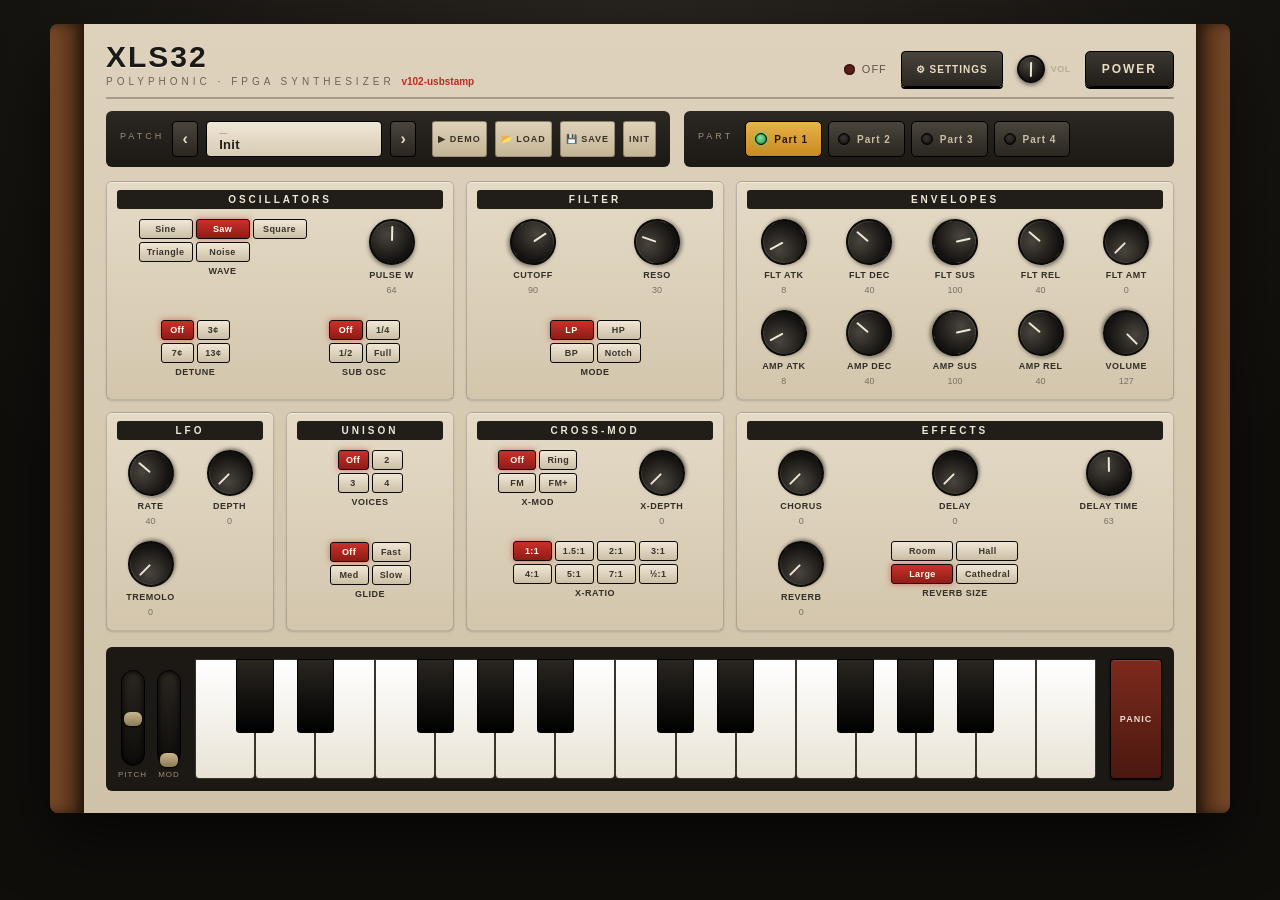
<file: webui/static/index.html>
<!DOCTYPE html>
<html lang="en">
<head>
<meta charset="utf-8">
<meta name="viewport" content="width=device-width, initial-scale=1">
<title>XLS32 — FPGA Synthesizer</title>
<link rel="icon" href="data:,">
<link rel="stylesheet" href="style.css?v103-realinputs">
</head>
<body>
<div id="synth">
  <div class="cheek left"></div>
  <div class="body">

    <header class="brand">
      <div class="logo">
        <span class="mark">XLS32</span>
        <span class="sub">POLYPHONIC · FPGA SYNTHESIZER <span class="ver" id="ver"></span></span>
      </div>
      <div class="head-right">
        <div class="status" id="status"><span class="dot" id="dot"></span><span id="statustext">off</span></div>
        <!-- Where OUT used to be. The sink picker was the only setting with a permanent seat in the
             header, and it is not the one you reach for most -- you choose a speaker once. It moved
             into SETTINGS along with the footer, which had grown into three lines of small grey
             prose under the keyboard that nobody reads while playing. -->
        <button id="settings" class="setbtn" title="output device, file targets, MIDI status, key map">⚙ SETTINGS</button>
        <div id="mvol" class="mvol" title="Master output volume (final mix)"><div class="knob" id="mvolknob"></div><div class="mvollabel">VOL</div></div>
        <button id="power" class="power">POWER</button>
      </div>
    </header>

    <div class="topbar">
    <section class="presets">
      <div class="pbar">
        <div class="plabel">PATCH</div>
        <button id="prev" class="pstep" title="previous">‹</button>
        <button id="browse" class="pcur">
          <span class="pcur-cat" id="curcat">Lead</span>
          <span class="pcur-name" id="curname">Super Saw</span>
        </button>
        <button id="next" class="pstep" title="next">›</button>
      </div>
      <div class="pactions">
        <button id="demo" class="pbtn ghost">▶ DEMO</button>
        <!-- LOAD is SAVE read backwards, and it shares SAVE's remembered handles: whichever file you
             last wrote is the one it offers to read, so the round trip is two clicks and no picker.
             It sits before SAVE because that is the order the two verbs are learned in. -->
        <button id="load" class="pbtn ghost">📂 LOAD</button>
        <!-- One SAVE, two files: the patch on the panel into a USER slot -- which writes the whole
             bank out to patches.json as well, since the slots and the file are one thing -- and,
             while a song is loaded, its four PART tones. There was a third entry that wrote only the
             file, and it did nothing the first one does not already do. It used to be this button
             plus a 💾 TONES that lived in the demo browser, a full-screen overlay playDemo() closes,
             so the one control that only means anything while a song is playing was in the one place
             you cannot reach while a song is playing. -->
        <button id="save" class="pbtn ghost">💾 SAVE</button>
        <button id="init" class="pbtn ghost">INIT</button>
      </div>
    </section>
    <section class="partbar">
      <div class="plabel">PART</div>
      <div id="parts" class="parts"></div>
    </section>
    </div>

    <div id="demobox" class="browser hidden">
      <div class="bwin">
        <div class="bhead">
          <div class="dtitle">DEMO SONGS<span class="dhint"> — pick one, tweak each PART's tone while it plays, then 💾 SAVE ▸ TONES up in the header</span></div>
          <!-- The ■ STOP that used to sit here was dead for the same reason the old 💾 TONES was:
               this panel is only open when nothing is playing. The header button says ■ DEMO and
               stops. -->
          <button id="democlose" class="bclose" title="close">✕</button>
        </div>
        <div class="bbody"><div id="demolist" class="blist"></div></div>
      </div>
    </div>

    <!-- SETTINGS. Everything here used to be on the instrument itself: the OUT picker in the header,
         and the rest in a footer that ran the full width under the keyboard. None of it is played,
         all of it is read once and then wanted again only when something is wrong, which is exactly
         what a panel behind a button is for. The ids are unchanged (`outdev`, `octlabel`, `midiin`,
         `dbg`), so the code that writes them did not have to learn where they moved to. -->
    <div id="setbox" class="browser hidden">
      <div class="bwin setwin">
        <div class="bhead">
          <div class="dtitle">SETTINGS</div>
          <button id="setclose" class="bclose" title="close">✕</button>
        </div>
        <div class="setbody">

          <div class="setsec">
            <h4>Output</h4>
            <div class="setrow">
              <span class="setk">Audio out</span>
              <span class="setv"><select id="outdev" class="outdev"></select></span>
            </div>
            <div class="setnote">Applies live, and is remembered across reloads. Every Tiliqua also
              enumerates as an <i>output</i>, because macOS opens both directions together — nothing
              in the gateware plays host audio, so those entries are marked rather than hidden.
              <b>No sound</b> is a real sink, not a gain of zero: the meters go on reading.</div>
          </div>

          <div class="setsec">
            <h4>Files</h4>
            <div class="setrow"><span class="setk">patches.json</span><span class="setv" id="fpatches">—</span>
              <button class="setgo" id="gopatches" title="open a file dialog in this file's folder — the path is in its location bar. Nothing is read or written; close the dialog when you have looked.">📁 Show</button>
              <button class="setgo warn" id="clrpatches" title="delete every USER patch saved in this browser and forget this file as a save target. The file itself is not touched — 📂 LOAD reads it back.">Clear</button></div>
            <div class="setrow"><span class="setk">demos.json</span><span class="setv" id="fdemos">—</span>
              <button class="setgo" id="godemos" title="open a file dialog in this file's folder — the path is in its location bar. Nothing is read or written; close the dialog when you have looked.">📁 Show</button>
              <button class="setgo warn" id="clrdemos" title="go back to the demo songs that ship with the page, and forget this file as a save target. The file itself is not touched.">Clear</button></div>
            <div class="setnote">Where 📂 LOAD reads and 💾 SAVE writes. The browser hands the page a
              file <i>handle</i> and not a path — the folder you picked is deliberately not readable
              by a web page, so the name is all this row can say. <b>Clear</b> puts this browser back
              to how it greets a first visitor — an empty USER bank, the demo songs as shipped, and
              no remembered target. It clears what the browser holds, never the file on disk.</div>
          </div>

          <div class="setsec">
            <h4>Status</h4>
            <div class="setrow"><span class="setk">Audio</span><span class="setv" id="dbg">not started</span></div>
            <div class="setrow"><span class="setk">MIDI</span><span class="setv midiin none" id="midiin"></span></div>
            <div class="setrow"><span class="setk">Octave</span><span class="setv" id="octlabel">oct 4</span></div>
          </div>

          <!-- FIRMWARE. Two questions that are easy to run together and routinely have different
               answers: what is flashed on the board in front of you, and what this repo would give
               you if you flashed it now. The rows are separated so nobody has to guess which one
               they are reading. Filled by refreshFirmware(); see app.js. -->
          <div class="setsec">
            <h4>Firmware</h4>
            <div id="fwboards"></div>
            <div id="fwship"></div>
            <div class="setnote"><b>On the board</b> is the build stamp the module reports over USB
              — its own answer, not this page's. Only the Tiliqua can give one, and only a bitstream
              built after the stamp existed; the Basys 3's link is a raw UART with no descriptors of
              its own, so it has no way to say. <b>This repo ships</b> is what
              <code>boards/*/firmware/</code> holds right now, read out of the artefacts themselves
              — the Vivado header in <code>top.bit</code>, and the tar entry of the Tiliqua
              archive's inner bitstream, which is when it was built rather than when it was copied
              in. The two clocks are minutes apart on purpose: the module names the instant its
              build <i>started</i>, the archive the instant it <i>finished</i>. The commit is the
              part to compare.<br>
              <b>Ask the board</b> is there because macOS does not pass that stamp through
              unchanged — it caches every USB name it has seen for a module, keyed on fields that
              are the same in every build, so after a reflash it keeps reporting the build you just
              replaced. The button reads the module directly instead. It opens the browser's device
              picker once per site and never again; nothing is sent to the module and no audio or
              MIDI is interrupted.</div>
          </div>

          <div class="setsec">
            <h4>Keys &amp; parts</h4>
            <div class="setnote">
              <b>Keys</b> — on-screen, or the computer keyboard: <code>A S D F G H J K L ; '</code>
              are the white keys from C, <code>W E T Y U O P</code> the black ones between them.
              <code>Z</code> / <code>X</code> shift the octave, <code>Esc</code> panics.<br>
              <b>Parts</b> — click a name to play that part alone and edit it, ⇧-click to layer
              parts, click the LED to mute that part in a demo.
            </div>
          </div>

        </div>
      </div>
    </div>

    <div id="boardbox" class="browser hidden">
      <div class="bwin">
        <div class="bhead">
          <div class="dtitle">BOARD<span class="dhint"> — which one is plugged in? the browser will ask for permission next</span></div>
          <button id="boardclose" class="bclose" title="close">✕</button>
        </div>
        <div class="bbody"><div id="boardlist" class="blist"></div></div>
      </div>
    </div>

    <div id="browser" class="browser hidden">
      <div class="bwin">
        <div class="bhead">
          <!-- The same browser, borrowed by SAVE. Picking a slot to write to and picking a patch to
               play are the same act of pointing at a row, so the list that already shows all 128
               slots -- named where taken, "User Patch n" in grey where free -- is the one that
               should ask. The tabs go away while it asks: there is nothing to choose but a USER
               slot. -->
          <div class="dtitle bpick" id="bpick">Choose a user patch slot to save<span class="dhint"> — a named slot will be overwritten</span></div>
          <div class="btabs" id="btabs"></div>
          <input id="bsearch" class="bsearch" type="search" placeholder="search…" autocomplete="off">
          <button id="bclose" class="bclose" title="close">✕</button>
        </div>
        <div class="bbody">
          <div id="bcats" class="bcats"></div>
          <div id="blist" class="blist"></div>
        </div>
      </div>
    </div>

    <main id="panel" class="panel"></main>

    <section class="keyzone">
      <div class="wheels">
        <div class="wheel-wrap"><div class="wheel" id="pitchwheel"><div class="wnub"></div></div><span>PITCH</span></div>
        <div class="wheel-wrap"><div class="wheel" id="modwheel"><div class="wnub"></div></div><span>MOD</span></div>
      </div>
      <div class="keyboard" id="keyboard"></div>
      <!-- Down here and not in the patch row it used to share with SAVE and INIT, because it is not
           a patch control: it sends CC120 plus a note-off sweep to every part of every board and
           changes not one value a patch holds. It is pressed with the hand that is already on the
           keys, so it belongs with the keys. -->
      <button id="panic" class="panicbtn" title="all notes off, every part of every board — or press Esc. Use it if a key held across a PART change is still sounding.">PANIC</button>
    </section>

    <!-- The footer that used to be here — key map, part gestures, `oct 4`, the MIDI-in readout and
         the audio debug line — is the Status and Keys blocks of SETTINGS now. It was three lines of
         10px grey under the keyboard: too small to read while playing, too permanent to ignore. -->

  </div>
  <div class="cheek right"></div>
</div>
<script src="transport.js?v103-realinputs"></script>
<script src="app.js?v103-realinputs"></script>
</body>
</html>
</file>
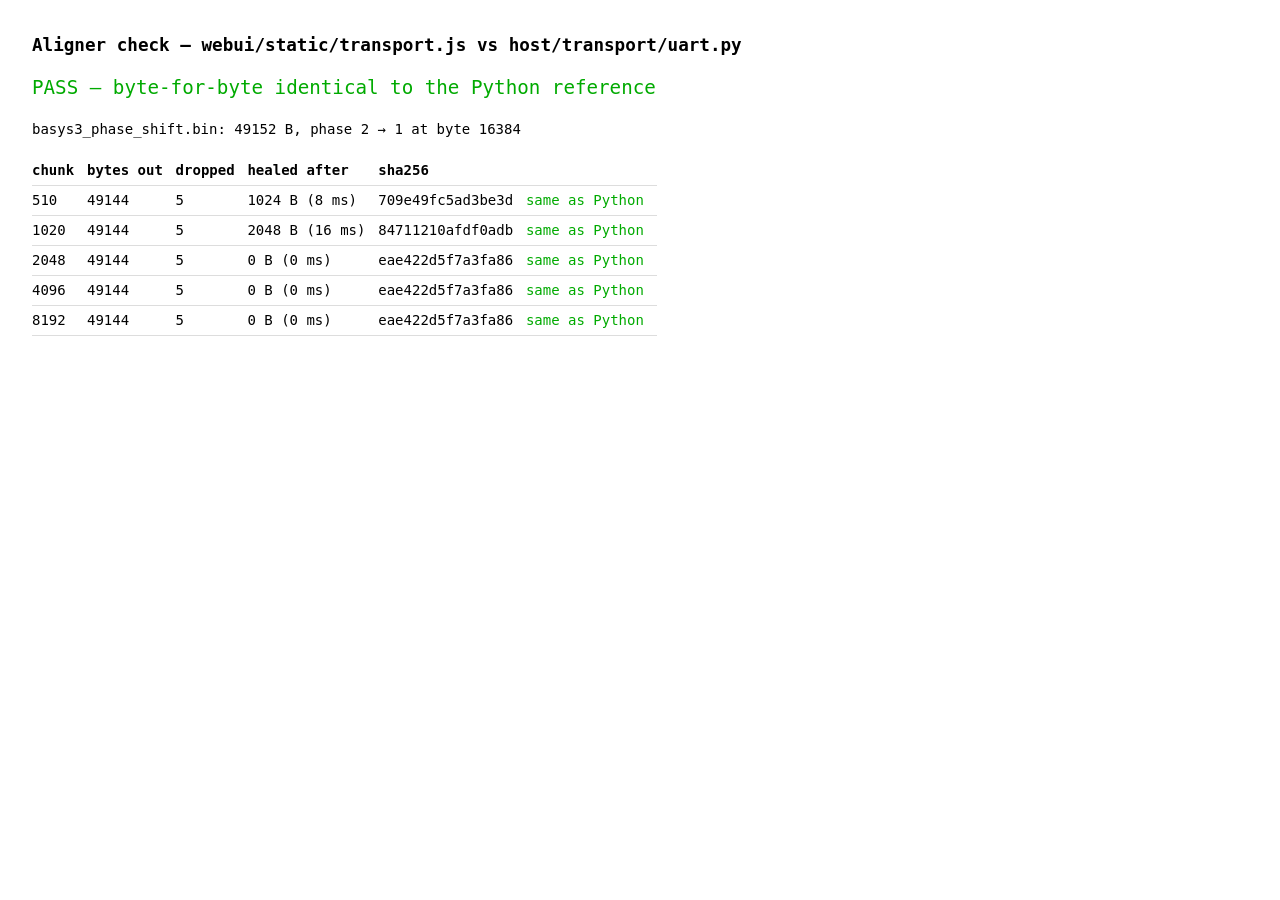
<file: webui/aligner_check.html>
<!doctype html>
<meta charset="utf-8">
<title>Aligner check — JS vs Python</title>
<!--
  The browser half of the Aligner check. `static/transport.js` claims to be a port of `Aligner` in
  `host/transport/uart.py`; this is what makes the claim testable. Both sides run the same capture
  of real Basys 3 bytes -- one with a genuine mid-stream frame-phase shift in it -- through their
  own Aligner and hash the aligned output. Equal SHA-256 or the check fails; there is no per-field
  agreement to maintain and drift cannot hide in a derived measure.

  Run it:  cd webui && python3 -m http.server 8123
           open http://localhost:8123/aligner_check.html
  Record the reference first with `python3 webui/check_aligner.py --record`.

  localhost is a secure context, which `crypto.subtle` needs. Nothing here touches Web Serial or
  the board -- that part cannot be automated, because choosing a port is a user gesture behind a
  Chrome permission prompt, and this check does not pretend otherwise. What it does cover is the
  code that runs on every byte after the port is open.
-->
<style>
  body { font: 14px/1.5 ui-monospace, SFMono-Regular, Menlo, monospace;
         margin: 2rem; max-width: 60rem }
  h1 { font-size: 1.1rem } table { border-collapse: collapse; margin: 1rem 0 }
  th, td { padding: .25rem .8rem .25rem 0; text-align: left; border-bottom: 1px solid #ddd }
  .pass { color: #0a0 } .fail { color: #c00; font-weight: bold }
  #verdict { font-size: 1.2rem; margin: 1rem 0 } pre { color: #666; white-space: pre-wrap }
</style>
<h1>Aligner check — <code>webui/static/transport.js</code>
  vs <code>host/transport/uart.py</code></h1>
<div id="verdict">running…</div>
<div id="fixture"></div>
<table id="rows"><thead><tr>
  <th>chunk</th><th>bytes out</th><th>dropped</th><th>healed after</th><th>sha256</th><th></th>
</tr></thead><tbody></tbody></table>
<pre id="notes"></pre>

<script src="static/transport.js"></script>
<script>
// `Aligner` reached through the export and not by name: transport.js is a classic script, so its
// `class Aligner` is already a binding in this same global scope and re-declaring it is an error.

// Same measure as `_marker_score` in host/transport/uart.py, on a window of the aligned output.
function markerScore(b, off, limit) {
  const end = Math.min(off + limit, b.length - 1), n = (end - off) >> 1;
  if (n < 4) return 1.0;
  let bad = 0;
  for (let k = 0; k < n; k++) if (((b[off + 2*k] | (b[off + 2*k + 1] << 8)) & 1) !== (k & 1)) bad++;
  return bad / n;
}

async function sha256(bytes) {
  const d = new Uint8Array(await crypto.subtle.digest('SHA-256', bytes));
  return [...d].map((x) => x.toString(16).padStart(2, '0')).join('');
}

// Mirror of `run()` in check_aligner.py, field for field.
async function run(raw, chunk) {
  const a = new window.XLS32.Aligner(), parts = [];
  let total = 0;
  for (let i = 0; i < raw.length; i += chunk) {
    const out = a.feed(raw.subarray(i, Math.min(i + chunk, raw.length)));
    if (out) { parts.push(out); total += out.length; }
  }
  const out = new Uint8Array(total);
  let at = 0;
  for (const p of parts) { out.set(p, at); at += p.length; }
  let heal = 0, nbad = 0;
  for (let i = 0; i < out.length - 512; i += 512) {
    if (markerScore(out, i, 512) > 0.05) { heal = i + 512; nbad++; }
  }
  return { chunk, bytes_out: total, dropped: raw.length - total - a.buf.length,
           heal_at: heal, bad_windows: nbad, sha256: await sha256(out) };
}

(async () => {
  const verdict = document.getElementById('verdict');
  try {
    const [raw, want] = await Promise.all([
      fetch('testdata/basys3_phase_shift.bin').then((r) => r.arrayBuffer())
        .then((b) => new Uint8Array(b)),
      fetch('testdata/expected.json').then((r) => r.json()),
    ]);
    const fx = want.fixture;
    if (await sha256(raw) !== fx.sha256) throw new Error('fixture is not the recorded one');
    document.getElementById('fixture').textContent =
      `${fx.name}: ${fx.bytes} B, phase ${fx.phase_before} → ${fx.phase_after}`
      + ` at byte ${fx.shift_at}`;

    const tbody = document.querySelector('#rows tbody');
    let ok = true;
    const runs = [];
    for (const w of want.runs) {
      const r = await run(raw, w.chunk);
      runs.push(r);
      const same = Object.keys(w).every((k) => r[k] === w[k]);
      ok = ok && same;
      const late = r.heal_at ? r.heal_at - fx.shift_at : 0;
      const td = (t) => { const e = document.createElement('td'); e.textContent = t; return e; };
      const tr = document.createElement('tr');
      tr.append(td(r.chunk), td(r.bytes_out), td(r.dropped),
                td(`${late} B (${Math.round(late / 128)} ms)`), td(r.sha256.slice(0, 16)));
      const mark = td(same ? 'same as Python' : `DIFFERS — Python said ${JSON.stringify(w)}`);
      mark.className = same ? 'pass' : 'fail';
      tr.append(mark);
      tbody.append(tr);
    }
    const fired = runs.some((r) => r.dropped >= 4);
    if (!fired) { ok = false; document.getElementById('notes').textContent =
      'the re-lock never fired at any chunk size — it is dead code again'; }
    verdict.textContent = ok ? 'PASS — byte-for-byte identical to the Python reference'
                             : 'FAIL — see the rows below';
    verdict.className = ok ? 'pass' : 'fail';
    window.RESULT = { ok, runs };
  } catch (e) {
    verdict.textContent = `FAIL — ${e.message}`;
    verdict.className = 'fail';
    window.RESULT = { ok: false, error: e.message };
  }
})();
</script>
</file>
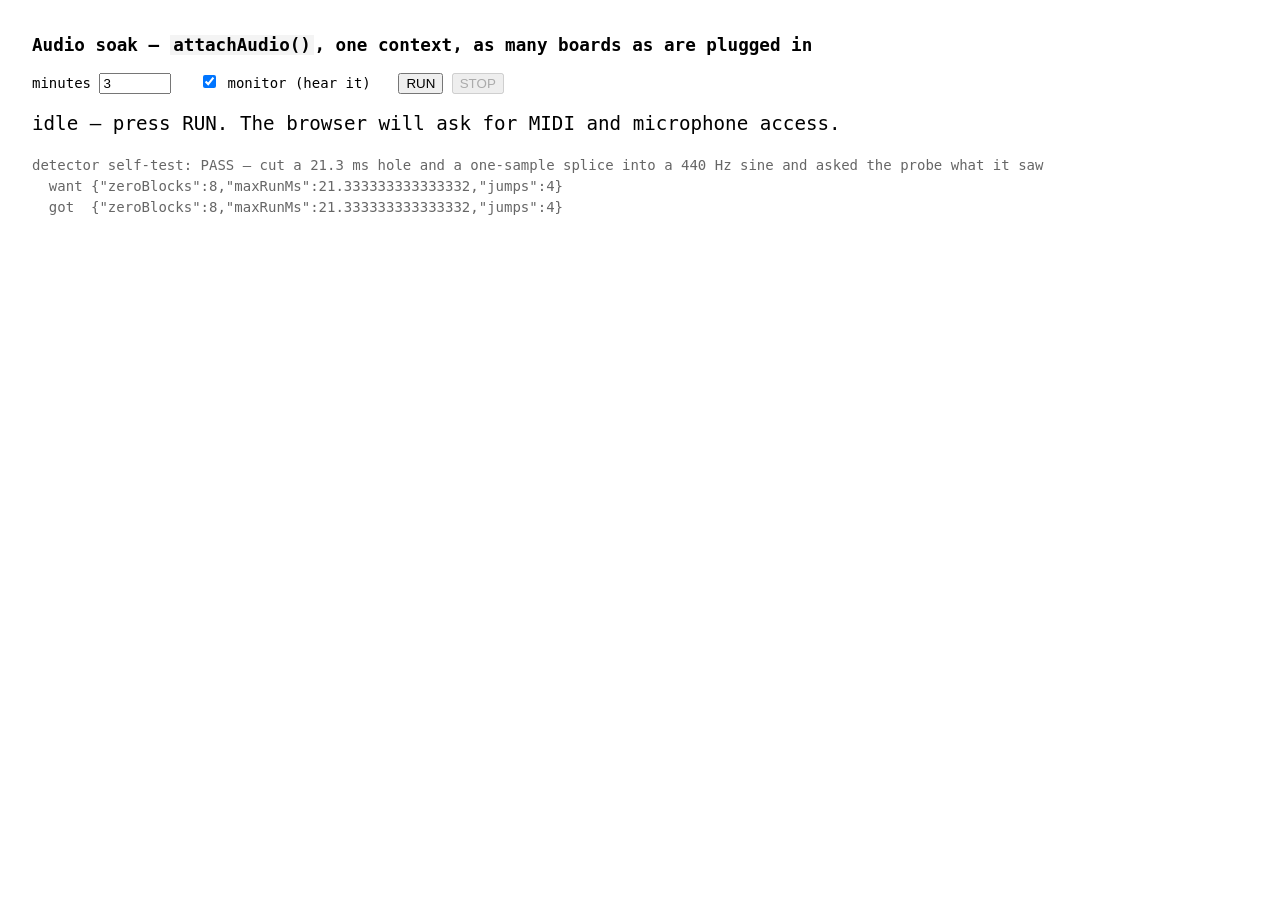
<file: webui/audio_check.html>
<!doctype html>
<meta charset="utf-8">
<title>Audio soak — every board's UAC2 stream into one context</title>
<!--
  The riskiest thing about driving four Tiliquas from one page is not the MIDI, which is pure
  logic and is checked byte for byte in `route_check.html`. It is the audio: four UAC2 capture
  streams, each free-running on its own board's crystal, summed in one AudioContext whose clock
  belongs to none of them. Chrome resamples every one of them to hold the difference, four times
  over, for as long as the page is open. Nothing about that can be reasoned out from the source --
  it either holds on a desk with four boards on it, or it does not.

  So this page measures it rather than asking anyone to listen for a few minutes and shrug.

  It uses the real code path -- `TRANSPORTS.tiliqua.connectAll()` and `attachAudio()` straight out
  of `static/transport.js`, the same two calls `app.js` makes at POWER -- pushes the default patch
  to all four parts of every board, holds a four-note chord on each, and watches what comes back.

  WHAT IT WATCHES, and why it is a worklet and not a timer: an AudioWorkletProcessor sees every
  128-frame block, in the audio thread, where a `setInterval` + analyser sees 2048-frame snapshots
  on a main thread that a background tab throttles to 1 Hz. A dropout is a handful of blocks. Per
  board it counts:

    zero blocks   a block where every sample of every channel is exactly 0.0. The board is holding
                  a chord for the whole run, so silence is not a quiet passage -- it is a hole.
    jumps         |x[n] - x[n-1]| > 0.25 between neighbouring samples. A splice looks like that
                  from inside the stream; four held sine notes cannot.
    rms / peak    over the whole run, per board. A board reading 0 is a board that never played,
                  which is a different failure from a board that stuttered.

  THE TEST TONE IS SINES, AND THAT IS NOT COSMETIC. The default patch is a saw, whose every period
  ends in a full-scale vertical edge -- run this on the defaults and the jump counter measures the
  oscillator, not the link. It also drops the level: four parts at the default volume clip the
  ~2 Vpp the shell pads the stream to, and a clipped signal has corners of its own. So the patch
  pushed here is the defaults with `wave` forced to sine and the volume backed off, and a peak
  above 0.95 fails the run rather than being quietly reported -- the jump count cannot be trusted
  through a clip.

  Counters are armed AFTER the chord is up. The first blocks of any capture are silence, and
  counting them as a dropout would fail every run.

  PASS needs every board to have delivered audio with no zero blocks and no jumps. The context
  clock's drift against `performance.now()` is printed too, but it is not a verdict: it says what
  the output clock did, not what the four input clocks did to each other.

  WHAT IT CANNOT DO IS SUPPLY THE BOARDS. Run it with one and it measures one stream honestly and
  says so; the four-stream question needs four cables. The count it found is in the verdict line
  for exactly that reason.

  Run it:  cd webui && python3 -m http.server 8123
           open http://127.0.0.1:8123/audio_check.html
-->
<style>
  body { font: 14px/1.5 ui-monospace, SFMono-Regular, Menlo, monospace;
         margin: 2rem; max-width: 72rem }
  h1 { font-size: 1.1rem } h2 { font-size: .95rem; margin: 1.6rem 0 .4rem }
  table { border-collapse: collapse; margin: .4rem 0 }
  th, td { padding: .2rem .8rem .2rem 0; text-align: left; border-bottom: 1px solid #ddd;
           vertical-align: top; font-variant-numeric: tabular-nums }
  .pass { color: #0a0 } .fail { color: #c00; font-weight: bold } .skip { color: #888 }
  #verdict { font-size: 1.2rem; margin: 1rem 0 }
  pre { color: #666; white-space: pre-wrap; margin: .2rem 0 }
  code { background: #f4f4f4; padding: 0 .2em }
  label { margin-right: 1.2rem }
</style>
<h1>Audio soak — <code>attachAudio()</code>, one context, as many boards as are plugged in</h1>
<p>
  <label>minutes <input id="mins" type="number" value="3" min="0.2" max="120" step="0.1" size="4"></label>
  <label><input id="monitor" type="checkbox" checked> monitor (hear it)</label>
  <button id="run">RUN</button>
  <button id="stop" disabled>STOP</button>
</p>
<div id="verdict">idle — press RUN. The browser will ask for MIDI and microphone access.</div>
<div id="tbl"></div>
<pre id="log"></pre>

<script src="static/transport.js"></script>
<script>
// The probe, as a string: one processor per board, instantiated from a Blob so this page stays a
// single file. `currentTime` and `sampleRate` are globals inside a worklet scope.
const PROBE_SRC = `
class Probe extends AudioWorkletProcessor {
  constructor(opts) {
    super();
    this.reset();
    this.prev = [0, 0]; this.lastPost = 0;
    this.eager = !!(opts && opts.processorOptions && opts.processorOptions.eager);
    this.port.onmessage = () => this.reset();   // armed once the chord is up, see run()
  }
  reset() {
    this.blocks = 0; this.zeroBlocks = 0; this.run = 0; this.maxRun = 0;
    this.n = 0; this.sumsq = 0; this.peak = 0; this.jumps = 0;
  }
  process(inputs) {
    const chans = inputs[0];
    if (!chans || !chans.length || !chans[0]) return true;   // stream not up yet
    this.blocks++;
    let allZero = true;
    for (let c = 0; c < chans.length; c++) {
      const d = chans[c];
      let prev = this.prev[c] || 0;
      for (let i = 0; i < d.length; i++) {
        const x = d[i];
        if (x !== 0) allZero = false;
        this.sumsq += x * x; this.n++;
        const a = x < 0 ? -x : x; if (a > this.peak) this.peak = a;
        const j = x - prev; if (j > 0.25 || j < -0.25) this.jumps++;
        prev = x;
      }
      this.prev[c] = prev;
    }
    if (allZero) { this.zeroBlocks++; this.run++; if (this.run > this.maxRun) this.maxRun = this.run; }
    else this.run = 0;
    if (this.eager || currentTime - this.lastPost > 0.5) {
      this.lastPost = currentTime;
      this.port.postMessage({
        blocks: this.blocks, zeroBlocks: this.zeroBlocks,
        maxRunMs: this.maxRun * 128 * 1000 / sampleRate,
        rms: this.n ? Math.sqrt(this.sumsq / this.n) : 0, peak: this.peak,
        jumps: this.jumps, secs: this.blocks * 128 / sampleRate,
      });
    }
    return true;
  }
}
registerProcessor('probe', Probe);
`;

const $ = (id) => document.getElementById(id);
const sleep = (ms) => new Promise((r) => setTimeout(r, ms));
const log = (s) => { $('log').textContent += s + '\n'; };
const CHORD = [60, 64, 67, 71];          // one note per part, so all four voices of a board sound
const VELOCITY = 80;                     // with four parts summing, the defaults' 100 clips
const TONE = { wave: 0, volume: 100 };   // sine, backed off: see the note about jumps at the top
let stopping = false, boards = [], ctx = null, links = [];

function render() {
  const rows = boards.map((b, i) => {
    const s = b.stats;
    if (!b.node) return `<tr><td>board ${i + 1}<td colspan="6" class="skip">no capture device —
      discovery found fewer audio inputs than MIDI outputs; this board plays, unheard here`;
    if (!s) return `<tr><td>board ${i + 1}<td colspan="6" class="skip">waiting for the first block…`;
    const bad = (c) => c ? 'fail' : 'pass';
    return `<tr><td>board ${i + 1}
      <td>${s.secs.toFixed(1)} s<td>${s.rms.toFixed(4)}<td>${s.peak.toFixed(3)}
      <td class="${bad(s.zeroBlocks)}">${s.zeroBlocks}
      <td class="${bad(s.zeroBlocks)}">${s.maxRunMs.toFixed(1)} ms
      <td class="${bad(s.jumps)}">${s.jumps}`;
  }).join('');
  $('tbl').innerHTML = `<table><tr><th>board<th>audio<th>rms<th>peak<th>zero blocks
    <th>longest hole<th>jumps</tr>${rows}</table>`;
}

async function run() {
  $('run').disabled = true; $('stop').disabled = false;
  stopping = false; boards = [];
  log('---');                            // the detector self-test above stays on screen
  try {
    links = await window.XLS32.TRANSPORTS.tiliqua.connectAll();
    log(`${links.length} board(s): ` + links.map((l) => l.out.name).join(' · '));

    ctx = new AudioContext({ sampleRate: links[0].sr });
    await ctx.audioWorklet.addModule(URL.createObjectURL(
      new Blob([PROBE_SRC], { type: 'text/javascript' })));
    // Two sinks: what you hear, and a silent one that keeps the probes in the graph. A worklet
    // node with nowhere to go is not guaranteed to be pulled.
    const monitor = ctx.createGain(); monitor.gain.value = $('monitor').checked ? 0.3 : 0;
    const silent = ctx.createGain(); silent.gain.value = 0;
    monitor.connect(ctx.destination); silent.connect(ctx.destination);

    for (const l of links) {
      const node = await l.attachAudio(ctx);
      const b = { link: l, node, stats: null };
      if (node) {
        const probe = new AudioWorkletNode(ctx, 'probe',
          { channelCount: 2, channelCountMode: 'explicit', numberOfOutputs: 1 });
        node.connect(probe); probe.connect(silent); node.connect(monitor);
        probe.port.onmessage = (e) => { b.stats = e.data; render(); };
        b.probe = probe;
      }
      boards.push(b);
    }
    render();
    log(`audio ${boards.filter((b) => b.node).length}/${links.length} · context ${ctx.sampleRate} Hz`);

    // The engine's power-on state is not the panel's, so push the same defaults `app.js` pushes at
    // POWER -- otherwise a silent board could mean a missing patch rather than a missing stream.
    const spec = await (await fetch('static/spec.json')).json();
    const patch = { ...spec.defaults, ...TONE };
    for (const l of links) {
      for (let ch = 0; ch < 4; ch++) {
        for (const c of spec.controls) l.sendMidi([0xB0 | ch, c.cc, patch[c.id]]);
      }
    }
    await sleep(400);
    for (const l of links) for (let ch = 0; ch < 4; ch++) l.sendMidi([0x90 | ch, CHORD[ch], VELOCITY]);
    log('sine chord held on every part of every board');

    // Arm the counters only now: everything before this point is a capture starting up, and its
    // leading silence is not a dropout.
    await sleep(800);
    for (const b of boards) if (b.probe) { b.probe.port.postMessage('arm'); b.stats = null; }

    const t0 = performance.now(), ctx0 = ctx.currentTime;
    const until = parseFloat($('mins').value) * 60000;
    while (!stopping && performance.now() - t0 < until) {
      const left = (until - (performance.now() - t0)) / 1000;
      $('verdict').textContent = `running — ${left.toFixed(0)} s left, ${links.length} board(s)`;
      await sleep(500);
    }
    const wall = (performance.now() - t0) / 1000, audio = ctx.currentTime - ctx0;
    const ppm = wall > 0 ? (audio - wall) / wall * 1e6 : 0;

    for (const l of links) {
      for (let ch = 0; ch < 4; ch++) { l.sendMidi([0x80 | ch, CHORD[ch], 0]); l.sendMidi([0xB0 | ch, 120, 0]); }
    }
    await sleep(200);
    log(`context clock vs wall clock: ${ppm.toFixed(0)} ppm over ${wall.toFixed(0)} s ` +
        `(the output clock — not a verdict on the inputs)`);

    const bad = [];
    for (const [i, b] of boards.entries()) {
      const s = b.stats;
      if (!b.node) { bad.push(`board ${i + 1} had no capture device`); continue; }
      if (!s || s.rms < 0.002) { bad.push(`board ${i + 1} never delivered audio (rms ${s ? s.rms.toFixed(5) : 'n/a'})`); continue; }
      if (s.zeroBlocks) bad.push(`board ${i + 1} dropped out: ${s.zeroBlocks} silent blocks, longest ${s.maxRunMs.toFixed(1)} ms`);
      // Clipping first: through a clip the jump count is measuring the clip, so saying both would
      // be saying the same thing twice and the second one would be wrong.
      if (s.peak > 0.95) bad.push(`board ${i + 1} clipped (peak ${s.peak.toFixed(3)}) — lower VELOCITY/TONE.volume; the jump count means nothing through a clip`);
      else if (s.jumps) bad.push(`board ${i + 1} had ${s.jumps} discontinuities`);
    }
    render();
    const n = links.length;
    const caveat = n >= 4 ? '' :
      ` — but this is ${n} board${n > 1 ? 's' : ''}, and the four-stream question needs four`;
    $('verdict').innerHTML = bad.length
      ? `<span class="fail">FAIL</span> — ${bad.join('; ')}`
      : `<span class="pass">PASS</span> — ${n} stream(s), ${wall.toFixed(0)} s, no holes and no ` +
        `discontinuities${caveat}`;
  } catch (e) {
    $('verdict').innerHTML = `<span class="fail">FAIL</span> — ${e && e.message ? e.message : e}`;
    console.error(e);
  } finally {
    for (const l of links) { try { l.close(); } catch (_) {} }
    if (ctx) { try { await ctx.close(); } catch (_) {} ctx = null; }
    $('run').disabled = false; $('stop').disabled = true;
  }
}

// ---------- does the detector detect anything? ----------
// A soak test that can only ever print zero is indistinguishable from a broken one, and this one
// would print zero all day if `process()` never ran. So before any board is touched, the same
// worklet is rendered offline over a signal with a hole and a splice deliberately cut into it, and
// the counts have to come back exact. No hardware, no permissions, ~20 ms.
const SR = 48000, HOLE_BLOCKS = 8, HOLE_AT = 0.5, SPLICE_AT = 1.5;

async function selftest() {
  const len = SR * 2;
  const off = new OfflineAudioContext({ numberOfChannels: 2, length: len, sampleRate: SR });
  await off.audioWorklet.addModule(URL.createObjectURL(
    new Blob([PROBE_SRC], { type: 'text/javascript' })));
  const buf = off.createBuffer(2, len, SR);
  const h0 = 128 * Math.round(SR * HOLE_AT / 128), hn = 128 * HOLE_BLOCKS;
  for (let c = 0; c < 2; c++) {
    const d = buf.getChannelData(c);
    for (let i = 0; i < len; i++) d[i] = 0.3 * Math.sin(2 * Math.PI * 440 * i / SR);
    for (let i = h0; i < h0 + hn; i++) d[i] = 0;              // one hole, block-aligned
    d[Math.round(SR * SPLICE_AT)] = 0.9;                      // one splice, one sample wide
  }
  const src = off.createBufferSource(); src.buffer = buf;
  const probe = new AudioWorkletNode(off, 'probe',
    { channelCount: 2, channelCountMode: 'explicit', processorOptions: { eager: true } });
  let last = null;
  probe.port.onmessage = (e) => { last = e.data; };
  src.connect(probe); probe.connect(off.destination);
  src.start();
  await off.startRendering();
  await sleep(60);                                   // let the queued port messages land
  // 4 jumps = 2 channels x (into the splice, out of it). The hole's own edges do NOT count at this
  // phase -- 0.3 sin() is at -0.15 where the hole starts and -0.06 where it ends, both inside the
  // 0.25 threshold -- which is worth knowing: a dropout is caught by the zero counter, not this one.
  const want = { zeroBlocks: HOLE_BLOCKS, maxRunMs: HOLE_BLOCKS * 128 * 1000 / SR, jumps: 4 };
  const got = last && { zeroBlocks: last.zeroBlocks, maxRunMs: last.maxRunMs, jumps: last.jumps };
  const ok = got && got.zeroBlocks === want.zeroBlocks &&
             Math.abs(got.maxRunMs - want.maxRunMs) < 0.01 && got.jumps === want.jumps;
  log(`detector self-test: ${ok ? 'PASS' : 'FAIL'} — cut a ${want.maxRunMs.toFixed(1)} ms hole and ` +
      `a one-sample splice into a 440 Hz sine and asked the probe what it saw\n` +
      `  want ${JSON.stringify(want)}\n  got  ${JSON.stringify(got)}`);
  if (!ok) $('verdict').innerHTML = `<span class="fail">FAIL</span> — the detector itself is ` +
    `broken; a green soak run would mean nothing. Fix this before pressing RUN.`;
  return ok;
}

$('run').addEventListener('click', run);
$('stop').addEventListener('click', () => { stopping = true; });
selftest().catch((e) => log('detector self-test could not run: ' + e.message));
</script>
</file>
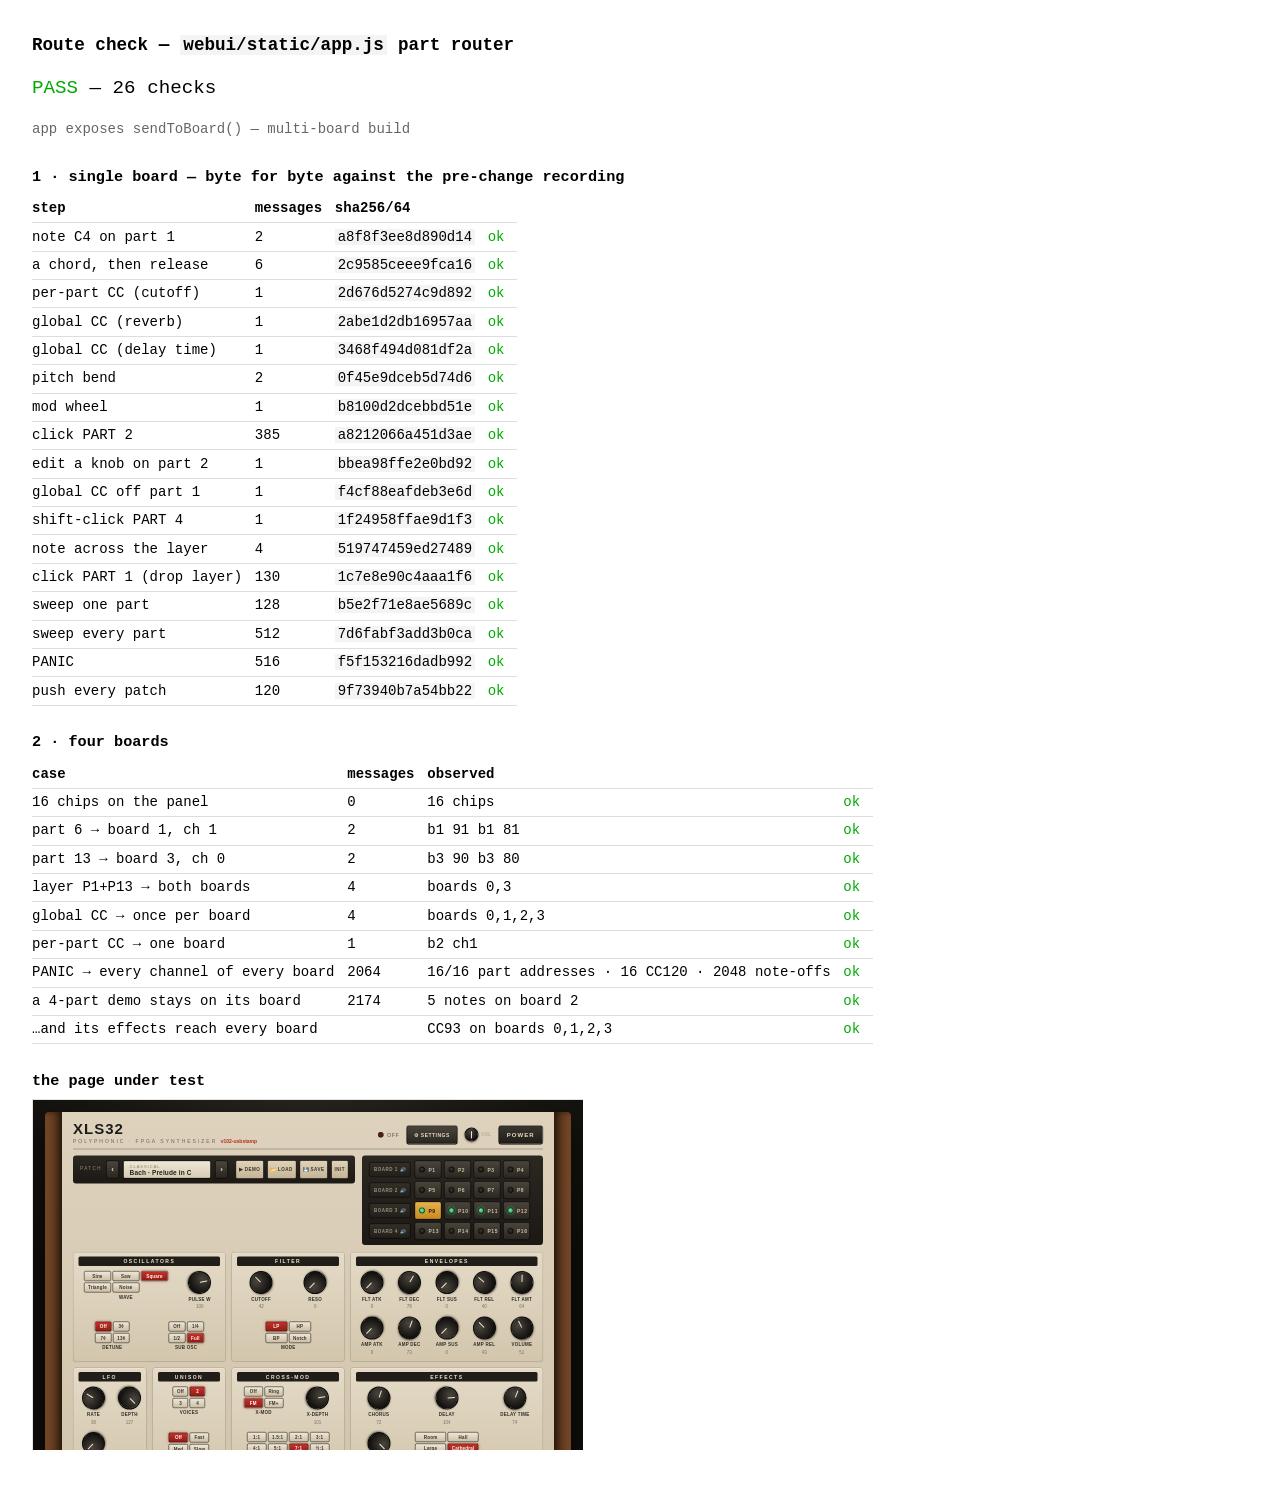
<file: webui/route_check.html>
<!doctype html>
<meta charset="utf-8">
<title>Route check — which board gets the byte</title>
<!--
  The panel used to have exactly one board, and every MIDI byte it emitted carried the part in the
  low nibble of its own status byte. With four boards the part is a number 0-15 and the low nibble
  is only two bits of it: part 6 means "board 2, engine channel 1". That translation sits in front
  of every note, every knob, every preset burst and PANIC -- and it is pure logic, so it can be
  checked without a board on the desk, which matters when checking it properly needs four of them.

  Two things are checked here.

  1. NOTHING MOVED FOR ONE BOARD. The byte stream for a scripted sequence of operations is hashed
     step by step and compared against `testdata/route_trace.json`, which was RECORDED FROM THE
     CODE AS IT WAS BEFORE the multi-board work (commit 28e991f). A single-board player must not be
     able to tell that any of this happened; this is the only thing that can say so.

  2. Four boards go where they should -- part -> (board, channel), globals once per board, PANIC
     reaching every channel of every board, a demo staying on the board it was started from.

  Run it:  cd webui && python3 -m http.server 8123
           open http://localhost:8123/route_check.html
  Re-record (only from a tree whose behaviour you intend to freeze):
           open http://localhost:8123/route_check.html?record
           and save the JSON it offers into webui/testdata/route_trace.json, keeping the `_` note
           at the top of the old one and updating the commit it names

  The page under test is loaded in an iframe and driven through its own DOM and its own top-level
  functions. Those are reachable because `static/app.js` is a classic script: its function
  declarations are properties of the frame's global object, so replacing the one function every
  byte leaves through is enough to record, with nothing added to the app for the test's benefit.
  Board plurality is the exception -- `links` is a `let` and cannot be reached from out here -- so
  the app exposes one hook, `__xls32.testMode`, and that hook is also what proves `rebuildParts`
  survives a board count changing under it.
-->
<style>
  body { font: 14px/1.5 ui-monospace, SFMono-Regular, Menlo, monospace;
         margin: 2rem; max-width: 72rem }
  h1 { font-size: 1.1rem } h2 { font-size: .95rem; margin: 1.6rem 0 .4rem }
  table { border-collapse: collapse; margin: .4rem 0 }
  th, td { padding: .2rem .8rem .2rem 0; text-align: left; border-bottom: 1px solid #ddd;
           vertical-align: top }
  .pass { color: #0a0 } .fail { color: #c00; font-weight: bold } .skip { color: #888 }
  #verdict { font-size: 1.2rem; margin: 1rem 0 }
  pre { color: #666; white-space: pre-wrap; margin: .2rem 0 }
  iframe { width: 1100px; height: 700px; border: 1px solid #ccc; transform: scale(.5);
           transform-origin: 0 0; margin-bottom: -350px }
  code { background: #f4f4f4; padding: 0 .2em }
</style>
<h1>Route check — <code>webui/static/app.js</code> part router</h1>
<div id="verdict">running…</div>
<div id="out"></div>
<h2>the page under test</h2>
<iframe id="frame" src="static/index.html"></iframe>

<script>
const REF_URL = 'testdata/route_trace.json';
const recording = new URLSearchParams(location.search).has('record');
const out = document.getElementById('out');
let failures = 0, checks = 0;

// ---------- the recorder ----------
// One entry per message: the board it was addressed to and the bytes as they went out. For the
// single-board trace the board is always 0, which is what makes the pre-change recording (whose
// app had no notion of a board at all) comparable with the post-change one.
function mkRec() { return { msgs: [], mark: 0 }; }
const digest = async (s) => {
  const h = await crypto.subtle.digest('SHA-256', new TextEncoder().encode(s));
  return [...new Uint8Array(h)].map((b) => b.toString(16).padStart(2, '0')).join('').slice(0, 16);
};
const fmt = (msgs) => msgs.map((m) => m.b + ':' + m.d.join(',')).join('\n');

// ---------- driving the page ----------
function ready(w) {                       // boot() is async (it fetches spec.json + demos.json)
  return new Promise((resolve, reject) => {
    const t0 = performance.now();
    const poll = () => {
      if (w.document.querySelectorAll('#parts .partchip').length) return resolve();
      if (performance.now() - t0 > 10000) return reject(new Error('the panel never finished booting'));
      setTimeout(poll, 25);
    };
    poll();
  });
}
const chips = (w) => [...w.document.querySelectorAll('#parts .partchip')];
function clickChip(w, i, shift) {
  chips(w)[i].dispatchEvent(new w.MouseEvent('click', { bubbles: true, shiftKey: !!shift }));
}

// The scripted sequence. Every step is synchronous and touches no timer, so the byte stream is
// deterministic and a diff points at one operation rather than at "something changed".
//
// Deliberately included: the 128-note sweeps. They are most of the bytes and they are exactly the
// kind of thing a refactor drops silently, which is the failure this trace exists to catch.
const STEPS = [
  ['note C4 on part 1',        (w) => { w.noteOn(60, 100); w.noteOff(60); }],
  ['a chord, then release',    (w) => { [60, 64, 67].forEach((n) => w.noteOn(n, 90));
                                        [60, 64, 67].forEach((n) => w.noteOff(n)); }],
  ['per-part CC (cutoff)',     (w) => w.setValue('cutoff', 90, true)],
  ['global CC (reverb)',       (w) => w.setValue('reverb', 40, true)],
  ['global CC (delay time)',   (w) => w.setValue('dtime', 77, true)],
  ['pitch bend',               (w) => { w.sendBend(0.5); w.sendBend(0); }],
  ['mod wheel',                (w) => w.sendPerfCC(1, 64)],
  ['click PART 2',             (w) => clickChip(w, 1)],
  ['edit a knob on part 2',    (w) => w.setValue('cutoff', 20, true)],
  // A global CC is board-wide, not part-wide: `fx.py:196` matches `(b & 0xF0) == 0xB0` and throws
  // the channel away. So the channel it goes out on is free -- and spending that freedom on the
  // focused part's channel is what keeps the single-board stream identical to the one below.
  ['global CC off part 1',     (w) => w.setValue('room', 2, true)],
  ['shift-click PART 4',       (w) => clickChip(w, 3, true)],
  ['note across the layer',    (w) => { w.noteOn(72, 100); w.noteOff(72); }],
  ['click PART 1 (drop layer)',(w) => clickChip(w, 0)],
  ['sweep one part',           (w) => w.sweepPart(2)],
  ['sweep every part',         (w) => w.sweepAllParts()],
  ['PANIC',                    (w) => w.document.getElementById('panic').click()],
  ['push every patch',         (w) => w.syncAllParts()],
];

async function runTrace(w, rec) {
  const rows = [];
  for (const [name, fn] of STEPS) {
    rec.mark = rec.msgs.length;
    fn(w);
    const slice = rec.msgs.slice(rec.mark);
    rows.push({ step: name, n: slice.length, sha: await digest(fmt(slice)) });
  }
  return rows;
}

// ---------- reporting ----------
function table(title, cols, rows) {
  const h = document.createElement('h2'); h.textContent = title; out.append(h);
  const t = document.createElement('table');
  t.innerHTML = '<thead><tr>' + cols.map((c) => `<th>${c}</th>`).join('') + '</tr></thead>';
  const tb = document.createElement('tbody');
  rows.forEach((r) => {
    const tr = document.createElement('tr');
    tr.innerHTML = r.map((c) => `<td>${c}</td>`).join('');
    tb.append(tr);
  });
  t.append(tb); out.append(t);
}
function verdict(ok, msg) {
  checks++; if (!ok) failures++;
  return `<span class="${ok ? 'pass' : 'fail'}">${ok ? 'ok' : 'FAIL'}</span>` + (msg ? ' — ' + msg : '');
}
function note(s) { const p = document.createElement('pre'); p.textContent = s; out.append(p); }

// ---------- main ----------
async function main() {
  const frame = document.getElementById('frame');
  const w = frame.contentWindow;
  await new Promise((r) => (frame.contentDocument.readyState === 'complete'
    ? r() : frame.addEventListener('load', r, { once: true })));
  await ready(w);

  const rec = mkRec();
  // Two shapes of app to record from. Before the multi-board work every byte left through
  // `sendMidi`; after it, through `sendToBoard`. Patching whichever exists keeps one harness
  // able to record the reference and then check against it.
  const multi = typeof w.sendToBoard === 'function';
  if (multi) w.sendToBoard = (b, d, when) => rec.msgs.push({ b, d: [...d] });
  else       w.sendMidi    = (d, when)    => rec.msgs.push({ b: 0, d: [...d] });
  note(multi ? 'app exposes sendToBoard() — multi-board build'
             : 'app has no sendToBoard() — single-board build (pre-change)');

  // ---- 1 · the single-board trace ----
  const rows = await runTrace(w, rec);
  if (recording) {
    const blob = new Blob([JSON.stringify({ steps: rows }, null, 1)], { type: 'application/json' });
    const a = document.createElement('a');
    a.href = URL.createObjectURL(blob); a.download = 'route_trace.json';
    a.textContent = '⬇ download route_trace.json — save it into webui/testdata/';
    a.style.cssText = 'display:inline-block;margin:1rem 0;font-size:1.1rem';
    out.append(a);
    table('recorded (single board)', ['step', 'messages', 'sha256/64'],
          rows.map((r) => [r.step, r.n, `<code>${r.sha}</code>`]));
    document.getElementById('verdict').innerHTML =
      `<span class="pass">recorded</span> — ${rows.length} steps, ` +
      `${rows.reduce((s, r) => s + r.n, 0)} messages. Nothing was checked.`;
    return;
  }

  let ref = null;
  try { ref = await (await fetch(REF_URL + '?' + Date.now())).json(); }
  catch (e) { note('no reference at ' + REF_URL + ' — record one first'); }
  if (ref) {
    table('1 · single board — byte for byte against the pre-change recording',
      ['step', 'messages', 'sha256/64', ''],
      rows.map((r, i) => {
        const e = ref.steps[i] || {};
        const ok = e.step === r.step && e.n === r.n && e.sha === r.sha;
        return [r.step, r.n === e.n ? r.n : `${r.n} <span class="fail">(was ${e.n})</span>`,
                `<code>${r.sha}</code>`, verdict(ok, ok ? '' : 'differs from ' + (e.sha || '—'))];
      }));
  }

  // ---- 2 · four boards ----
  if (!multi || !w.__xls32 || !w.__xls32.testMode) {
    const h = document.createElement('h2'); h.textContent = '2 · four boards'; out.append(h);
    note('skipped — this build has no __xls32.testMode hook');
  } else {
    w.__xls32.testMode({ boards: 4, powered: true });
    await new Promise((r) => setTimeout(r, 50));
    const rows2 = [];
    const only = (pred) => rec.msgs.slice(rec.mark).filter(pred);
    const step = (name, fn, check) => {
      rec.mark = rec.msgs.length; fn();
      const got = rec.msgs.slice(rec.mark);
      const [ok, detail] = check(got);
      rows2.push([name, got.length, detail, verdict(ok)]);
    };

    step('16 chips on the panel', () => {}, () =>
      [chips(w).length === 16, chips(w).length + ' chips']);

    step('part 6 → board 1, ch 1', () => { clickChip(w, 5); rec.mark = rec.msgs.length;
                                           w.noteOn(60, 100); w.noteOff(60); },
      (g) => [g.length === 2 && g.every((m) => m.b === 1 && (m.d[0] & 0x0f) === 1),
              g.map((m) => `b${m.b} ${m.d[0].toString(16)}`).join(' ')]);

    step('part 13 → board 3, ch 0', () => { clickChip(w, 12); rec.mark = rec.msgs.length;
                                            w.noteOn(60, 100); w.noteOff(60); },
      (g) => [g.length === 2 && g.every((m) => m.b === 3 && (m.d[0] & 0x0f) === 0),
              g.map((m) => `b${m.b} ${m.d[0].toString(16)}`).join(' ')]);

    step('layer P1+P13 → both boards', () => { clickChip(w, 0); clickChip(w, 12, true);
                                               rec.mark = rec.msgs.length;
                                               w.noteOn(64, 100); w.noteOff(64); },
      (g) => { const b = new Set(g.map((m) => m.b));
               return [g.length === 4 && b.has(0) && b.has(3), 'boards ' + [...b].join(',')]; });

    step('global CC → once per board', () => w.setValue('reverb', 55, true),
      (g) => { const b = g.map((m) => m.b).sort().join(',');
               return [g.length === 4 && b === '0,1,2,3', 'boards ' + b]; });

    step('per-part CC → one board', () => { clickChip(w, 9); rec.mark = rec.msgs.length;
                                            w.setValue('cutoff', 33, true); },
      (g) => [g.length === 1 && g[0].b === 2 && (g[0].d[0] & 0x0f) === 1,
              g.map((m) => `b${m.b} ch${m.d[0] & 0x0f}`).join(' ')]);

    step('PANIC → every channel of every board', () => w.document.getElementById('panic').click(),
      (g) => {
        const seen = new Set(g.map((m) => m.b + ':' + (m.d[0] & 0x0f)));
        const off = g.filter((m) => (m.d[0] & 0xf0) === 0x80).length;
        const cc120 = g.filter((m) => (m.d[0] & 0xf0) === 0xb0 && m.d[1] === 120).length;
        return [seen.size === 16 && cc120 === 16 && off === 16 * 128,
                `${seen.size}/16 part addresses · ${cc120} CC120 · ${off} note-offs`];
      });

    // The demo is the one path that offsets channels rather than passing a part through, so it is
    // the one place the arithmetic can be wrong in a way nothing else notices.
    clickChip(w, 9);                                   // focus a part on board 2
    rec.mark = rec.msgs.length;
    await w.playDemo(0);
    await new Promise((r) => setTimeout(r, 120));      // one look-ahead tick
    const demo = rec.msgs.slice(rec.mark);
    w.stopDemo();
    // Note-ONS only. `playDemo` opens with `stopDemo`, whose sweep is 128 note-offs per part across
    // the whole rig -- correct, and 2,048 messages of noise for this question.
    const notes = demo.filter((m) => (m.d[0] & 0xf0) === 0x90 && m.d[2] > 0);
    const nb = new Set(notes.map((m) => m.b));
    rows2.push(['a 4-part demo stays on its board', demo.length,
                `${notes.length} notes on board ${[...nb].join(',') || '—'}`,
                verdict(notes.length > 0 && nb.size === 1 && nb.has(2))]);
    rows2.push(['…and its effects reach every board', '',
                (() => { const fx = demo.filter((m) => m.d[1] === 93);
                         return `CC93 on boards ${[...new Set(fx.map((m) => m.b))].sort().join(',')}`; })(),
                verdict(new Set(demo.filter((m) => m.d[1] === 93).map((m) => m.b)).size === 4)]);

    table('2 · four boards', ['case', 'messages', 'observed', ''], rows2);
  }

  const v = document.getElementById('verdict');
  v.innerHTML = failures
    ? `<span class="fail">FAIL</span> — ${failures} of ${checks} checks failed`
    : `<span class="pass">PASS</span> — ${checks} checks`;
}
main().catch((e) => {
  document.getElementById('verdict').innerHTML = '<span class="fail">ERROR</span> — ' + e.message;
  note(e.stack || String(e));
});
</script>
</file>
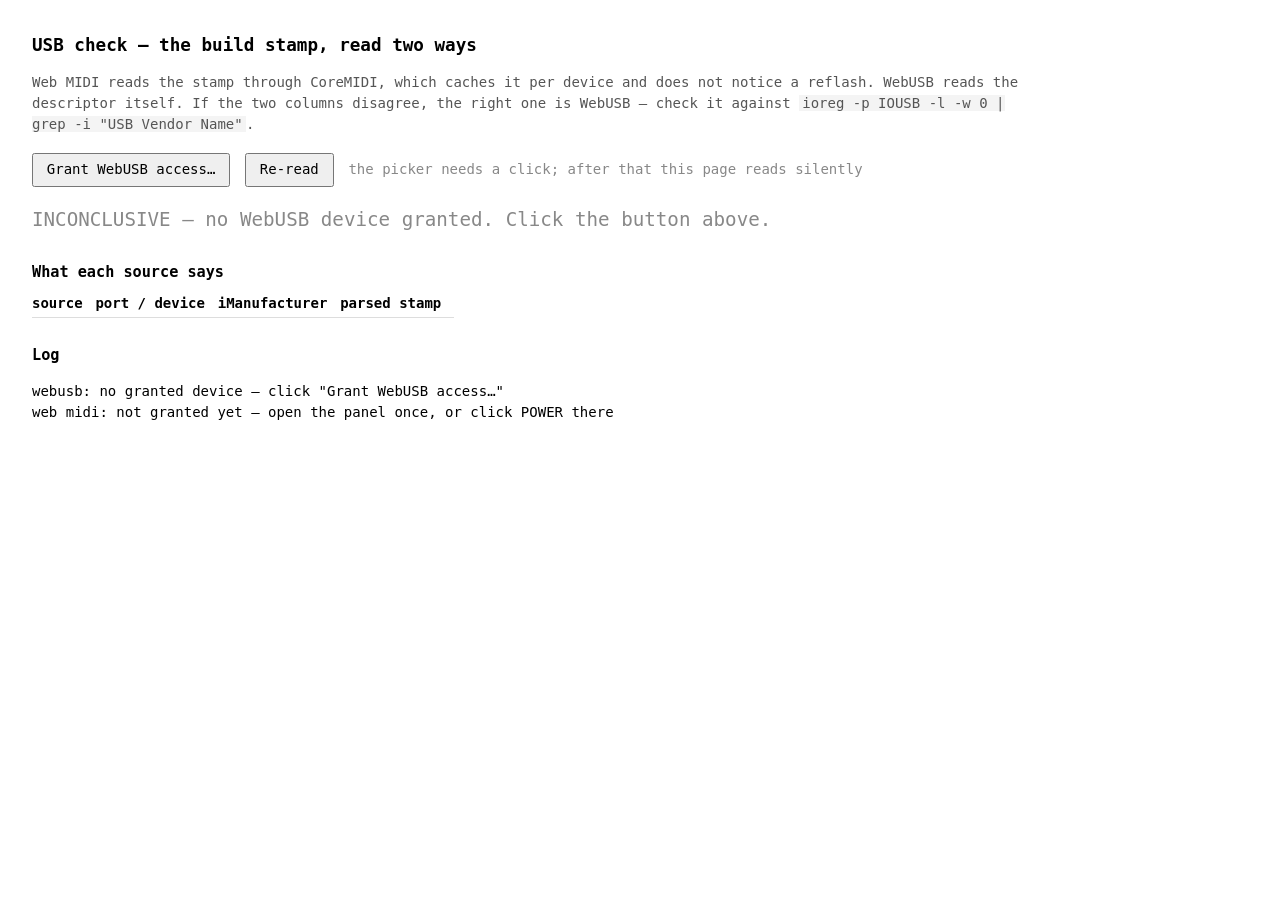
<file: webui/usb_check.html>
<!doctype html>
<meta charset="utf-8">
<title>USB check — is the build stamp the panel reads the one on the board?</title>
<!--
  The board reports its build stamp in the USB `iManufacturer` string (issue #27, produced by
  `boards/tiliqua/gateware/build_id.py`), and SETTINGS ▸ Firmware reads it back. The mechanism
  works. What does not work is the *reading*, on macOS, and this page is how that was found and is
  how it stays found.

  THE PROBLEM. Web MIDI's `MIDIPort.manufacturer` does not come from the device. On macOS it comes
  from CoreMIDI, which caches every string it has ever seen for a device in

      ~/Library/Preferences/ByHost/com.apple.MIDI.<uuid>.plist

  keyed on USBLocationID + USBVendorProduct + SerialNumber. All three of those are deliberately
  fixed across builds -- the serial is pinned at "beta-0000" precisely so that CoreAudio keeps
  remembering the device -- so **reflashing the module does not invalidate the entry**. The board
  re-enumerates carrying a new stamp and CoreMIDI keeps handing out the old one. Measured, with a
  probe bitstream built purely to prove it:

      USB (ioreg):  "apf.audio XLS32/2026-08-17T09:00Z-76e49c9"    <- what the board actually says
      CoreMIDI:     "apf.audio XLS32/2026-08-17T03:57Z-890d4be"    <- what Web MIDI reports
      plist cache:  "apf.audio XLS32/2026-08-17T03:57Z-890d4be"

  A firmware readout that answers with the *previous* firmware is worse than no readout: it is
  confidently wrong, and the one question it exists to answer -- "did my flash take?" -- is exactly
  the question it gets wrong. Moving the stamp to `iProduct` would not have helped; the same plist
  row caches `model` alongside `manufacturer`. Chrome stacks a second, browser-process-lifetime
  cache on top of CoreMIDI's, so even pruning the plist needs a Chrome restart to show through.

  THE FIX THIS PAGE CHECKS, and the run that confirmed it. `navigator.usb` does not go through
  CoreMIDI. Chrome reads the string descriptors from IOKit, which the reflash *does* refresh --
  that is the same place `ioreg` reads. So `USBDevice.manufacturerName` is live where
  `MIDIPort.manufacturer` is stale, and the panel prefers it. Measured here on one module, one
  grant, one sitting, with no further click between the two reads:

                        before reflash              after reflash
      ioreg             ...T03:57Z-890d4be          ...T14:00Z-76e49c9
      WebUSB            ...T03:57Z-890d4be          ...T14:00Z-76e49c9
      Web MIDI          "apf.audio"                 "apf.audio"

  The Web MIDI column is a pre-stamp build that had not been on the board for hours. Note also
  that it did not move when the grant did: WebUSB reflects the *device*, and the permission is not
  what refreshes it.

  It costs one click, once per origin, and never again: WebUSB permission is granted through a
  device picker that needs a user gesture, but afterwards `navigator.usb.getDevices()` returns the
  granted device silently on every later visit. That is why the permission survives a reflash at
  all -- it is keyed on vendor/product/serial, the three fields that were pinned. The same pinning
  that breaks the CoreMIDI path is what makes this one free after the first click.

  WHAT A RUN MEANS.

    both agree      Nothing is proven either way -- the cache happens to hold the current value.
                    Reflash with a different stamp and run it again if you want the real answer.
    they disagree   The interesting result, and a PASS: WebUSB is live and Web MIDI is stale.
                    Cross-check the WebUSB column against
                    `ioreg -p IOUSB -l -w 0 | grep -i "USB Vendor Name"`; they must match.
    no WebUSB       Either the picker was cancelled, or Chrome refused the device. Then the
                    fallback is to make the stamp part of the *cache key*: put a 9-character
                    build id in iSerialNumber (it must stay exactly 9 -- the descriptor is a ROM
                    and its width decides whether the router seed in build.sh still routes), at
                    the cost of the remembered audio sinkId being forgotten on every flash.

  This page asks for nothing on load. It reads Web MIDI only if the permission is already granted,
  and WebUSB only if the device was already picked, so opening it is never a demand.

  Run it:  cd webui && python3 -m http.server 8123
           open http://localhost:8123/usb_check.html

  The panel itself is same-origin at /static/index.html, so the grant made here is the grant it
  uses -- which is the point of serving both from one port.
-->
<style>
  body { font: 14px/1.5 ui-monospace, SFMono-Regular, Menlo, monospace;
         margin: 2rem; max-width: 72rem }
  h1 { font-size: 1.1rem } h2 { font-size: .95rem; margin: 1.6rem 0 .4rem }
  table { border-collapse: collapse; margin: .4rem 0 }
  th, td { padding: .2rem .8rem .2rem 0; text-align: left; border-bottom: 1px solid #ddd;
           vertical-align: top; font-variant-numeric: tabular-nums }
  .pass { color: #0a0 } .fail { color: #c00; font-weight: bold } .skip { color: #888 }
  #verdict { font-size: 1.2rem; margin: 1rem 0 }
  button { font: inherit; padding: .3rem .8rem; margin: .2rem .4rem .2rem 0 }
  p.note { color: #555; max-width: 62rem }
  code { background: #f4f4f4; padding: 0 .2rem }
</style>

<h1>USB check — the build stamp, read two ways</h1>
<p class="note">
  Web MIDI reads the stamp through CoreMIDI, which caches it per device and does not notice a
  reflash. WebUSB reads the descriptor itself. If the two columns disagree, the right one is
  WebUSB — check it against <code>ioreg -p IOUSB -l -w 0 | grep -i "USB Vendor Name"</code>.
</p>

<div>
  <button id="pick">Grant WebUSB access…</button>
  <button id="again">Re-read</button>
  <span class="skip" id="hint">the picker needs a click; after that this page reads silently</span>
</div>

<div id="verdict">…</div>

<h2>What each source says</h2>
<table id="tbl"><thead>
  <tr><th>source</th><th>port / device</th><th>iManufacturer</th><th>parsed stamp</th></tr>
</thead><tbody></tbody></table>

<h2>Log</h2>
<pre id="log"></pre>

<script src="static/transport.js"></script>
<script>
// The panel's own parser, not a second copy of it: the whole reason this page loads transport.js
// is so that a format change cannot pass here and fail there. Under a different name because
// transport.js is a classic script, so its own `parseFirmware` is already a global here.
const parseFw = window.XLS32.parseFirmware;

// boards/tiliqua/gateware/usb_iface.py. Both halves are pinned in the descriptor, so a filter on
// them is exact -- and Chrome's picker shows nothing else, which is the friendliest picker there is.
const VID = 0x1209, PID = 0xaa62;

const log = (s) => { document.getElementById('log').textContent += s + '\n'; };
const fmt = (fw) => fw ? `${fw.utc} · ${fw.commit}${fw.dirty ? ' (dirty)' : ''}` : '—';

function row(source, port, manu, fw) {
  const tr = document.getElementById('tbl').tBodies[0].insertRow();
  for (const v of [source, port, manu === null ? '(unreadable)' : `"${manu}"`, fmt(fw)]) {
    tr.insertCell().textContent = v;
  }
}

async function readMidi() {
  if (!navigator.requestMIDIAccess) { log('web midi: not in this browser'); return []; }
  try {
    if ((await navigator.permissions.query({ name: 'midi' })).state !== 'granted') {
      log('web midi: not granted yet — open the panel once, or click POWER there');
      return [];
    }
  } catch (e) { log('web midi: no "midi" permission name here'); return []; }
  // The ports are walked here rather than through `probeTiliquas()`, which hands back the parsed
  // stamp but not the raw string it parsed -- and the raw string is half of what this page is for.
  const access = await navigator.requestMIDIAccess({ sysex: false });
  const outs = [...access.outputs.values()]
    .filter((o) => (o.name || '').toLowerCase().includes('tiliqua xls32'))
    .sort((a, b) => (a.id < b.id ? -1 : a.id > b.id ? 1 : 0));
  outs.forEach((o, i) => row('Web MIDI (CoreMIDI)', `board ${i} · ${o.name}`,
                             o.manufacturer, parseFw(o.manufacturer)));
  return outs.map((o) => o.manufacturer || '');
}

async function readUsb() {
  if (!navigator.usb) { log('webusb: not in this browser'); return []; }
  const devs = (await navigator.usb.getDevices())
    .filter((d) => d.vendorId === VID && d.productId === PID);
  if (!devs.length) { log('webusb: no granted device — click "Grant WebUSB access…"'); return []; }
  // No open() and no claimInterface(): the string descriptors are read by Chrome during
  // enumeration and are already on the USBDevice. That matters on macOS, where the audio and MIDI
  // interfaces are claimed by the kernel's own drivers and could not be claimed here anyway.
  devs.forEach((d, i) => row('WebUSB (device)', `device ${i} · ${d.productName}`,
                             d.manufacturerName, parseFw(d.manufacturerName)));
  devs.forEach((d) => log(`webusb: serial=${JSON.stringify(d.serialNumber)} ` +
                          `product=${JSON.stringify(d.productName)}`));
  return devs.map((d) => d.manufacturerName || '');
}

function verdict(midi, usb) {
  const el = document.getElementById('verdict');
  const usbFw = usb.map(parseFw).filter(Boolean);
  if (!usb.length) {
    el.className = 'skip';
    el.textContent = 'INCONCLUSIVE — no WebUSB device granted. Click the button above.';
    return;
  }
  if (!usbFw.length) {
    el.className = 'fail';
    el.textContent = 'FAIL — WebUSB read the device but found no stamp. Either the board is '
                   + 'running a pre-#27 bitstream, or the format and the parser have drifted.';
    return;
  }
  const same = midi.length === usb.length && midi.every((m, i) => m === usb[i]);
  el.className = 'pass';
  el.textContent = same
    ? 'PASS (weakly) — WebUSB read a live stamp, and the CoreMIDI cache happens to agree with it. '
    + 'Reflash with a different stamp and re-run to see the two come apart.'
    : 'PASS — the two sources DISAGREE, which is the whole finding: WebUSB is reading the board '
    + 'and Web MIDI is reading a stale CoreMIDI cache. The WebUSB row is the truth; confirm with '
    + 'ioreg.';
}

async function run() {
  document.getElementById('tbl').tBodies[0].innerHTML = '';
  document.getElementById('log').textContent = '';
  const usb = await readUsb();
  const midi = await readMidi();
  verdict(midi, usb);
}

document.getElementById('pick').onclick = async () => {
  try {
    await navigator.usb.requestDevice({ filters: [{ vendorId: VID, productId: PID }] });
  } catch (e) {
    log(`webusb: picker returned nothing (${e.name}: ${e.message})`);
  }
  run();
};
document.getElementById('again').onclick = run;
run();
</script>
</file>
<file: webui/static/style.css>
:root{
  --wood1:#6b3f22; --wood2:#3d2412; --panel:#d9cdb8; --panel2:#cabda5;
  --ink:#1c1a17; --cream:#efe7d6;
  --accent:#b6301f; --accent2:#c9a24b; --led:#ff5a3c; --ledoff:#5b2018;
}
*{box-sizing:border-box}
html,body{margin:0;height:100%}
body{
  background:#15130f radial-gradient(circle at 50% -10%,#2a2620,#100e0b 70%);
  font-family:"Helvetica Neue",Arial,sans-serif;color:#1c1a17;
  display:flex;align-items:flex-start;justify-content:center;padding:24px;min-height:100%;
}
#synth{display:flex;box-shadow:0 24px 60px rgba(0,0,0,.6);border-radius:8px;max-width:1180px;width:100%}
/* iOS/iPadOS: stop tap-to-select highlight, long-press callout, tap flash on the instrument */
#synth,#synth *{-webkit-user-select:none;user-select:none;-webkit-touch-callout:none;
  -webkit-tap-highlight-color:transparent}
#synth input{-webkit-user-select:text;user-select:text}   /* keep the search box editable */
.wkey,.bkey{touch-action:none}                            /* keys: no selection/scroll gesture */
.cheek{width:34px;background:linear-gradient(90deg,#7a4a29,#4a2c16);border-radius:8px 0 0 8px;
  box-shadow:inset -6px 0 12px rgba(0,0,0,.5)}
.cheek.right{border-radius:0 8px 8px 0;background:linear-gradient(90deg,#4a2c16,#7a4a29);
  box-shadow:inset 6px 0 12px rgba(0,0,0,.5)}
.body{flex:1;background:linear-gradient(#ded2bd,#cfc2a9);padding:16px 22px 22px}

/* header / brand */
.brand{display:flex;justify-content:space-between;align-items:flex-end;
  border-bottom:2px solid rgba(0,0,0,.25);padding-bottom:10px;margin-bottom:12px}
.logo .mark{font-weight:800;font-size:30px;letter-spacing:2px;color:#1c1a17;
  text-shadow:0 1px 0 #f3ecdd}
.logo .sub{display:block;font-size:10px;letter-spacing:4px;color:#6d6455;margin-top:2px}
.ver{letter-spacing:0;color:#b6301f;font-weight:700}
.head-right{display:flex;align-items:center;gap:14px}
.status{display:flex;align-items:center;gap:7px;font-size:11px;letter-spacing:1px;color:#5f5647;text-transform:uppercase}
.dot{width:11px;height:11px;border-radius:50%;background:var(--ledoff);box-shadow:inset 0 0 3px #000}
.dot.on{background:var(--led);box-shadow:0 0 8px var(--led),inset 0 0 3px #a00}
.power{font-weight:700;letter-spacing:2px;font-size:12px;padding:9px 16px;border-radius:5px;cursor:pointer;
  background:linear-gradient(#3a3630,#211e19);color:#e9dcc2;border:1px solid #000;box-shadow:0 2px 0 #000}
.power.on{background:linear-gradient(#8a2418,#5c130b);color:#ffd;box-shadow:0 0 10px rgba(255,80,50,.5)}
/* Power-up is ~1 s of permission prompts, board open, worklet load and the patch burst, none of it
   startable before the click. The button answers immediately even though the result cannot: a warm
   half-lit red that is clearly neither OFF nor ON, breathing so it reads as working rather than
   stuck. `cursor:progress` for the same reason, and the LED next to it says `starting`. */
.power.busy{background:linear-gradient(#6b2a1c,#41180f);color:#f0d3c4;cursor:progress;
  animation:powerwait 1.1s ease-in-out infinite}
/* the glow breathes, not the opacity: fading a dark red button out over a beige panel reads as
   pink and half-broken, where a pulsing version of the lamp ON wears is unmistakably "coming up" */
@keyframes powerwait{50%{box-shadow:0 0 12px rgba(255,80,50,.55)}}
/* uniform height for every top-bar button/control */
.power,.pbtn,.pstep,.partchip,.pcur{height:36px;box-sizing:border-box}
.power,.pbtn,.pstep{display:inline-flex;align-items:center;justify-content:center}
.pcur{display:inline-flex;flex-direction:column;justify-content:center}
.mvol{display:flex;flex-direction:row;align-items:center;gap:6px;height:36px}
.mvol .knob{width:28px;height:28px}
.mvollabel{font-size:9px;letter-spacing:.5px;color:#b8ac95;font-weight:700}
/* SETTINGS, in the seat OUT used to have. Dark like POWER's family rather than bone like the patch
   buttons, because it belongs to the header's right-hand cluster and not to the patch row. */
.setbtn{height:36px;padding:0 14px;border-radius:4px;cursor:pointer;font-family:inherit;
  font-size:10px;letter-spacing:1px;font-weight:700;white-space:nowrap;
  background:linear-gradient(#4a453c,#2a2621);color:#e9dcc2;border:1px solid #000;box-shadow:0 2px 0 #000}
.setbtn:hover{background:linear-gradient(#5b5548,#332f28)}
/* the sink picker, now a row inside SETTINGS */
.outdev{--caret:url("data:image/svg+xml,%3Csvg xmlns='http://www.w3.org/2000/svg' viewBox='0 0 8 5'%3E%3Cpath d='M0 0h8L4 5z' fill='%23b8ac95'/%3E%3C/svg%3E");
  height:32px;max-width:300px;padding:0 24px 0 10px;border-radius:4px;cursor:pointer;
  font-family:inherit;font-size:10px;letter-spacing:.5px;font-weight:700;
  color:#e9dcc2;border:1px solid #000;box-shadow:0 2px 0 #000;appearance:none;-webkit-appearance:none;
  background-image:var(--caret),linear-gradient(#4a453c,#2a2621);
  background-repeat:no-repeat;background-position:right 9px center,0 0;background-size:8px 5px,100% 100%}
.outdev:hover{background-image:var(--caret),linear-gradient(#5b5548,#332f28)}
.outdev:disabled{opacity:.45;cursor:not-allowed}

/* presets */
.topbar{display:flex;align-items:stretch;gap:14px;margin-bottom:14px}
/* `#synth` is capped at 1180px, so the top bar has a fixed width to spend and the patch panel once
   wanted more of it than was there — PANIC pushed it 51px over, which clipped the last PART chip at
   every window size. The panel is therefore allowed to shrink (`min-width:0` all the way down to
   `.pcur`, or a flex item refuses to go below its content), and the patch *name* is what gives: it
   ellipses, and everything with a fixed job — the caption, the ‹ › steps, the action buttons — does
   not. PANIC has since moved down to the keyboard and the row is 53px under budget again, so this
   is now headroom rather than a fix; it stays because 16 PART chips can still call it in. */
.presets{display:flex;justify-content:flex-start;align-items:center;gap:16px;flex:0 1 auto;
  min-width:0;background:linear-gradient(#2b2721,#1c1915);border-radius:6px;padding:10px 14px}
.plabel{font-size:9px;letter-spacing:3px;color:#9b8f76;margin-bottom:6px;flex:0 0 auto}
.prow{display:flex;gap:7px;margin-bottom:6px}
.pbtn,.seg,.slot{font-family:inherit}
.slot{min-width:104px;text-align:left;padding:7px 10px;border-radius:4px;cursor:pointer;font-size:11px;
  background:linear-gradient(#efe7d6,#d7cbb3);border:1px solid #000;color:#241f18;
  display:flex;flex-direction:column;gap:1px}
.slot .n{font-size:8px;letter-spacing:1px;color:#8a7f68}
.slot .t{font-weight:700;letter-spacing:.3px;white-space:nowrap;overflow:hidden;text-overflow:ellipsis;max-width:110px}
.slot.active{background:linear-gradient(#e8b24a,#c98a1f);box-shadow:0 0 10px rgba(230,170,60,.6)}
.slot.empty .t{color:#a89b83;font-style:italic;font-weight:500}
.pactions{display:flex;flex-direction:row;gap:8px;flex:0 0 auto}   /* horizontal -> one-row patch panel (shorter) */
/* DEMO / SAVE / INIT. These declarations lived at the bottom of this file, written for the
   preset-row audition buttons, and reached the header buttons only because the selector was the
   unscoped `.pbtn` and it came second. The audition buttons are gone; the look they gave the header
   is the shipped one, so it is kept here rather than silently reverted to the dark rule it had been
   overriding. */
.pbtn{flex:none;padding:1px 5px;border-radius:3px;cursor:pointer;font-size:9px;letter-spacing:1px;
  font-weight:700;line-height:1.6;white-space:nowrap;border:1px solid rgba(0,0,0,.3);
  background:linear-gradient(#ded2b8,#c5b596);color:#3a3227}
.pbtn:hover{background:linear-gradient(#efe6d0,#d8caab);color:#241f18}
.pbtn.ghost:hover{background:linear-gradient(#5b5548,#332f28)}
/* SAVE's two-entry menu. `fixed`, because it is positioned from a viewport rect and the page
   scrolls; z-index above the `.browser` overlays, since the demo picker can be open behind it. */
.savemenu{position:fixed;z-index:60;display:flex;flex-direction:column;min-width:230px;
  background:linear-gradient(#2b2721,#1c1915);border:1px solid #000;border-radius:5px;
  padding:4px;box-shadow:0 6px 18px rgba(0,0,0,.6)}
.smitem{display:flex;flex-direction:column;align-items:flex-start;gap:2px;text-align:left;
  font-family:inherit;padding:6px 9px;border:0;border-radius:3px;background:none;cursor:pointer}
.smitem:hover{background:linear-gradient(#5b5548,#332f28)}
.smt{font-size:10px;font-weight:700;letter-spacing:1px;color:#e7dcc4}
.sms{font-size:9px;color:#9b8f76}

/* preset bar */
.pbar{display:flex;align-items:center;gap:8px;min-width:0}
.pstep{width:26px;height:36px;border-radius:4px;cursor:pointer;font-size:16px;font-weight:700;flex:0 0 auto;
  background:linear-gradient(#4a453c,#2a2620);color:#e9dcc2;border:1px solid #000;font-family:inherit}
.pstep:hover{background:linear-gradient(#5b5548,#332f28)}
/* 230px is what this wanted; 176 is what the row can pay for, and the difference is the 51px PANIC
   costs. It shrinks to the floor and stops there — the flex chain above only decides that the name
   is what gives, not how far, so a longer name ellipses rather than pushing a chip off the edge. */
.pcur{flex:0 1 230px;min-width:176px;text-align:left;padding:6px 12px;border-radius:4px;cursor:pointer;
  background:linear-gradient(#efe7d6,#d7cbb3);border:1px solid #000;color:#241f18;
  display:flex;flex-direction:column;gap:1px;font-family:inherit;overflow:hidden}
.pcur:hover{background:linear-gradient(#f5eede,#e0d5be)}
.pcur-cat,.pcur-name{white-space:nowrap;overflow:hidden;text-overflow:ellipsis}
.pcur-cat{font-size:8px;letter-spacing:2px;color:#8a7f68;text-transform:uppercase}
.pcur-name{font-weight:700;letter-spacing:.3px;font-size:13px}

/* preset browser overlay */
.browser{position:fixed;inset:0;background:rgba(10,8,6,.6);display:flex;align-items:center;
  justify-content:center;z-index:50}
.browser.hidden{display:none}
.bwin{width:min(760px,92vw);height:min(70vh,560px);display:flex;flex-direction:column;
  background:linear-gradient(#efe7d6,#ddd0b6);border:1px solid #000;border-radius:8px;
  box-shadow:0 20px 60px rgba(0,0,0,.6);overflow:hidden}
.bhead{display:flex;align-items:center;gap:10px;padding:10px 12px;
  background:linear-gradient(#2b2721,#1c1915)}
.dtitle{flex:1;font-size:11px;font-weight:700;letter-spacing:.5px;color:#e9e3d6}
.dhint{font-weight:400;color:#8a8272}
/* While the browser is being used to choose a save slot there is no bank to switch to, so the tabs
   step aside for the question. The search box stays: 128 rows is a lot to scroll past.
   Both halves of the swap hang off `.picking` and nothing else. The first draft also toggled a
   `hidden` class on the title from JS -- and there is no generic `.hidden{display:none}` in this
   sheet, only `.browser.hidden`, so the class did nothing and the question sat above the tabs
   permanently, on a browser opened to play a preset. One mechanism, not two. */
#browser.picking #btabs{display:none}
.bpick{flex:0 0 auto;display:none}
#browser.picking .bpick{display:block}
.bitem.demoitem{display:flex;align-items:center;justify-content:space-between;gap:8px}
.dlabel{flex:1;overflow:hidden;text-overflow:ellipsis;white-space:nowrap}
.btabs{display:flex;gap:6px}
.btab{padding:6px 14px;border-radius:4px;cursor:pointer;font-size:10px;letter-spacing:1px;
  font-weight:700;font-family:inherit;background:linear-gradient(#4a453c,#2a2620);
  color:#c9bda3;border:1px solid #000}
.btab.on{background:linear-gradient(#e8b24a,#c98a1f);color:#241109}
/* multitimbral part selector */
.partbar{display:flex;align-items:center;gap:12px;padding:10px 14px;flex:1 1 auto;
  background:linear-gradient(#2b2721,#1c1915);border-radius:6px}   /* to the right of the patch panel */
/* one .brow per board. With a single board that is one flex row of 4 chips and no heading —
   byte for byte the layout this had before four boards were a thing. */
.parts{display:flex;flex-direction:column;gap:5px}
.brow{display:flex;align-items:center;gap:6px}
/* Four rows of chips plus the BOARD buttons do not fit the width one row had, so multi mode buys
   it back: the "PART" caption goes (every row is captioned now), and the chips take one fixed
   width instead of one per label, which also lines the four columns up. The patch panel stops
   stretching too — three rows of new height next door would leave its one row in a black void. */
.topbar.multi .partbar{gap:0}
.topbar.multi .partbar .plabel{display:none}
.topbar.multi .presets{align-self:flex-start}
.parts.multi .partchip{width:54px;padding:0 0 0 8px}
.parts.multi .brow{gap:5px}
.parts.multi .bident{margin-right:3px}
.bident{height:30px;padding:0 9px;border-radius:4px;border:1px solid #000;cursor:pointer;
  font:inherit;font-size:9px;letter-spacing:1px;font-weight:700;color:#9c9280;white-space:nowrap;
  background:linear-gradient(#332f28,#221f1a)}
.bident:hover{color:#e8b24a}
/* each part = one chip. click = play it alone (+ edit it), shift-click = layer it. led = demo mute.
   full amber = the primary part (knobs edit it); half amber = also in the layer, keys play it too. */
.partchip{display:inline-flex;align-items:center;gap:7px;height:36px;box-sizing:border-box;
  padding:0 13px 0 9px;border-radius:5px;border:1px solid #000;cursor:pointer;font:inherit;
  background:linear-gradient(#4a453c,#2a2620)}
.partchip.editing{background:linear-gradient(#e8b24a,#c98a1f)}
.partchip.layered{background:linear-gradient(#8d6b2b,#5c4415)}
.partled{width:12px;height:12px;border-radius:50%;border:1px solid #000;cursor:pointer;position:relative;
  background:radial-gradient(circle at 40% 35%,#3a352d,#141210);box-shadow:inset 0 0 2px #000}
.partled::after{content:'';position:absolute;inset:-9px -7px}   /* mute hit area, not the 12px dot (touch) */
.partled.on{background:radial-gradient(circle at 40% 35%,#7fe6a0,#1c9b52);box-shadow:0 0 6px rgba(70,220,130,.8),inset 0 0 2px #063}
.partname{font-size:10px;letter-spacing:1px;font-weight:700;color:#c9bda3;white-space:nowrap}
.partchip.editing .partname{color:#241109}
.partchip.layered .partname{color:#f2e0b8}
.bsearch{flex:1;min-width:0;padding:7px 10px;border-radius:4px;border:1px solid #000;
  font-family:inherit;font-size:12px;background:#f5efe1;color:#241f18}
.bclose{width:30px;height:30px;border-radius:4px;cursor:pointer;font-size:14px;font-weight:700;
  background:linear-gradient(#4a453c,#2a2620);color:#e9dcc2;border:1px solid #000;font-family:inherit}
.bbody{flex:1;display:flex;min-height:0}
.bcats{width:150px;overflow-y:auto;border-right:1px solid rgba(0,0,0,.2);padding:6px;flex:none}
.bcat{padding:8px 10px;border-radius:4px;cursor:pointer;font-size:11px;font-weight:700;
  letter-spacing:.5px;color:#3a3226}
.bcat:hover{background:rgba(0,0,0,.06)}
.bcat.on{background:linear-gradient(#e8b24a,#c98a1f);color:#241109}
.blist{flex:1;overflow-y:auto;padding:6px;display:grid;grid-template-columns:1fr 1fr;
  gap:5px;align-content:start;grid-auto-rows:minmax(2.2em,auto)}  /* floor row height: else a
  long (128-item) list overflows and the auto rows collapse to ~16px, clipping the text */
.bitem{padding:7px 10px;border-radius:4px;cursor:pointer;font-size:12px;
  background:linear-gradient(#f3ecdb,#e2d7be);border:1px solid rgba(0,0,0,.25);color:#241f18;
  white-space:nowrap;overflow:hidden;text-overflow:ellipsis}
.bitem:hover{background:linear-gradient(#f8f2e3,#e8ddc6)}
.bitem.on{background:linear-gradient(#e8b24a,#c98a1f);border-color:#8a5e10}
.bitem.empty{color:#a89b83;font-style:italic}
/* An empty slot is grey so it reads as free; highlighted as the save target it needs the same dark
   ink the named rows get, or the one row the eye should land on is the palest thing on screen. */
.bitem.empty.on{color:#241109}
/* a board this browser cannot open: shown, not hidden, so the reason is visible */
.bitem.off{color:#a89b83;cursor:default}
.bitem.off:hover{background:linear-gradient(#f3ecdb,#e2d7be)}   /* no hover lift: nothing to click */
/* a board the page can see on the bus — only shown when a second candidate makes it a real choice */
.bitem.found{border-color:#8a5e10;box-shadow:inset 0 0 0 1px rgba(232,178,74,.55)}

/* panel grid */
.panel{display:grid;grid-template-columns:repeat(12,1fr);gap:12px}
.sec{background:linear-gradient(#e4dac6,#d3c6ad);border:1px solid rgba(0,0,0,.18);
  border-radius:6px;padding:8px 10px 12px;box-shadow:inset 0 1px 0 #f3ecdd,0 1px 2px rgba(0,0,0,.15)}
.sec h3{margin:0 0 10px;font-size:10px;letter-spacing:3px;color:#efe7d6;text-transform:uppercase;
  background:#211e19;border-radius:3px;padding:4px 8px;text-align:center}
/* two compact rows: [Osc | Filter | Envelopes] then [LFO | Unison | Cross-Mod | Effects] */
.sec-oscillators{grid-column:span 4}
.sec-filter{grid-column:span 3}
.sec-envelopes{grid-column:span 5}
.sec-lfo{grid-column:span 2}          /* narrow -> Rate/Depth on row 1, Tremolo wraps to row 2 */
.sec-unison{grid-column:span 2}
.sec-cross-mod{grid-column:span 3}
.sec-effects{grid-column:span 5}
.ctrls{display:flex;flex-wrap:wrap;gap:12px;justify-content:space-around}
.rowbreak{flex-basis:100%;width:100%;height:0}   /* forces the next control onto a new row */
/* merged Filter-env + Amp-env: fixed 5 columns -> filter row on top, amp row below */
.sec-envelopes .ctrls{display:grid;grid-template-columns:repeat(5,1fr);justify-items:center;row-gap:14px}
/* column grids: shared tracks make row 2 line up under row 1 (auto tracks -> no overflow in
   the narrow panels; space-around keeps the spread-out look) */
.sec-lfo .ctrls,.sec-cross-mod .ctrls{
  display:grid;grid-template-columns:repeat(2,auto);justify-content:space-around;justify-items:center;row-gap:14px;column-gap:12px}
.sec-unison .ctrls{                       /* single column: Voices on row 1, Glide on row 2 */
  display:grid;grid-template-columns:auto;grid-template-rows:78px auto;align-items:start;
  justify-content:space-around;justify-items:center;row-gap:14px}   /* row1=78px (knob-row height) so Glide aligns with other panels' 2nd rows */
.sec-cross-mod .sel-xratio{grid-column:1/-1;justify-self:center}   /* X-Ratio spans + centers on its row */
.sec-effects .ctrls{
  display:grid;grid-template-columns:repeat(3,auto);justify-content:space-around;justify-items:center;row-gap:14px;column-gap:12px}

/* knob */
.ctl{display:flex;flex-direction:column;align-items:center;gap:5px;width:60px}
.knob{width:46px;height:46px;border-radius:50%;position:relative;cursor:ns-resize;touch-action:none;
  background:radial-gradient(circle at 38% 32%,#4a453d,#141210 70%);
  border:2px solid #0b0a08;box-shadow:0 2px 4px rgba(0,0,0,.5),inset 0 1px 1px rgba(255,255,255,.15)}
.knob::after{content:"";position:absolute;left:50%;top:5px;width:2px;height:15px;margin-left:-1px;
  background:#efe7d6;border-radius:1px;transform-origin:50% 18px}
.knob .ring{position:absolute;inset:-6px;border-radius:50%}
.clabel{font-size:9px;letter-spacing:.5px;color:#332f27;text-transform:uppercase;text-align:center;font-weight:600}
.ctl.global .clabel,.sel.global .clabel{color:#332f27}   /* effects labels: same black as other panels */
.cval{font-size:9px;color:#7a7062;font-variant-numeric:tabular-nums;height:11px}

/* select (rotary switch look) */
.sel{display:flex;flex-direction:column;align-items:center;gap:4px;min-width:70px}
/* buttons laid out as a grid so siblings share one fixed width (set per-group in equalizeSegs) */
.segs{display:grid;gap:3px;justify-content:center}
.seg{padding:4px 7px;border-radius:3px;font-size:9px;font-weight:700;letter-spacing:.4px;cursor:pointer;
  background:linear-gradient(#efe7d6,#cdbfa6);border:1px solid #0b0a08;color:#3a342a;
  text-align:center;white-space:nowrap;box-sizing:border-box}
.seg.on{background:linear-gradient(#c9302a,#8f1c16);color:#ffe;box-shadow:0 0 6px rgba(200,50,40,.6)}

/* keyboard + wheels */
.keyzone{display:flex;gap:14px;margin-top:16px;align-items:flex-end;
  background:#1c1915;border-radius:6px;padding:12px}
.wheels{display:flex;gap:10px}
.wheel-wrap{display:flex;flex-direction:column;align-items:center;gap:4px}
.wheel-wrap span{font-size:8px;letter-spacing:1px;color:#9b8f76}
.wheel{width:24px;height:96px;border-radius:12px;background:linear-gradient(#2a2620,#0e0c0a);
  border:1px solid #000;position:relative;cursor:ns-resize;touch-action:none;box-shadow:inset 0 0 6px #000}
.wnub{position:absolute;left:2px;right:2px;height:14px;border-radius:6px;top:41px;
  background:linear-gradient(#c9b78e,#8a7a55);box-shadow:0 1px 2px #000}
.keyboard{position:relative;flex:1;height:120px;display:flex;user-select:none}
/* PANIC, moved out of the patch row. Full keyboard height so the keyzone's three items share one
   bottom edge, and red rather than the bone-coloured `.pbtn` because it is the only control on the
   panel that interrupts rather than sets something. */
.panicbtn{flex:0 0 auto;width:52px;height:120px;box-sizing:border-box;cursor:pointer;
  font-family:inherit;font-size:9px;font-weight:700;letter-spacing:1px;
  border:1px solid #000;border-radius:4px;color:#f0d9cf;
  background:linear-gradient(#7c2a1c,#4a1810);box-shadow:inset 0 1px 0 rgba(255,255,255,.12),0 1px 2px #000}
.panicbtn:hover{background:linear-gradient(#a33a26,#6b2014);color:#fff}
.panicbtn:active{background:linear-gradient(#4a1810,#7c2a1c);box-shadow:inset 0 2px 4px #000}
.wkey{flex:1;background:linear-gradient(#fff,#e9e3d6);border:1px solid #3a352c;border-radius:0 0 4px 4px;
  position:relative;cursor:pointer}
.wkey.down{background:linear-gradient(#e8b24a,#d69a2c)}
.bkey{position:absolute;top:0;width:calc(100%/14*0.62);height:62%;background:linear-gradient(#2a2620,#000);
  border:1px solid #000;border-radius:0 0 3px 3px;z-index:2;cursor:pointer}
.bkey.down{background:linear-gradient(#b6301f,#7c1a12)}

/* SETTINGS panel. Shorter than the browsers and sized to its content — a preset list wants all the
   height it can get, four short blocks do not — and it scrolls rather than clipping if it ever does
   outgrow the window. */
.setwin{height:auto;max-height:min(80vh,640px)}
.setbody{flex:1;min-height:0;overflow-y:auto;padding:14px 16px 18px}
.setsec{margin-bottom:16px}
.setsec:last-child{margin-bottom:0}
.setsec h4{margin:0 0 8px;font-size:9px;letter-spacing:3px;text-transform:uppercase;color:#efe7d6;
  background:#211e19;border-radius:3px;padding:4px 8px}
.setrow{display:flex;align-items:center;gap:12px;padding:4px 8px;min-height:24px}
.setk{flex:0 0 96px;font-size:10px;letter-spacing:1px;font-weight:700;color:#6d6455;text-transform:uppercase}
.setv{flex:1;min-width:0;font-size:11px;color:#241f18;overflow:hidden;text-overflow:ellipsis;white-space:nowrap;
  font-variant-numeric:tabular-nums}
/* a file that has never been picked is not an error and not a value — say it, in the voice of an
   empty preset slot rather than of a warning */
.setv.unset{color:#a89b83;font-style:italic}
/* Opens the system file dialog in the file's own folder -- the only "where is it" a page can give.
   Disabled until there is a file to point at, and greyed rather than hidden so the row still says
   the affordance exists. */
.setgo{flex:0 0 auto;height:22px;padding:0 9px;border-radius:3px;cursor:pointer;font-family:inherit;
  font-size:9px;letter-spacing:1px;font-weight:700;white-space:nowrap;
  background:#e6dcc6;color:#3a3226;border:1px solid #b6a98d}
.setgo:hover:not(:disabled){background:#f2ead8;border-color:#8d8168}
.setgo:disabled{opacity:.4;cursor:default}
/* Clear throws state away, so it is tinted rather than shouting: a red button beside a file name
   reads as "delete the file", which is the one thing it does not do. It is greyed out when there is
   nothing of yours to clear, so the panel of a first visitor has both of them dim. */
.setgo.warn{background:#ecd9d1;border-color:#c2a294;color:#5a332a}
.setgo.warn:hover:not(:disabled){background:#f7e7e0;border-color:#a3776a}
.setnote{padding:4px 8px;font-size:10px;line-height:1.55;color:#6d6455}
.setnote code{font-family:ui-monospace,Menlo,monospace;font-size:10px;color:#3a3226;
  background:rgba(0,0,0,.07);border-radius:3px;padding:1px 4px}
.setnote b{color:#3a3226}
/* which MIDI ports are OPEN and which part they play — dim when a port is bound, amber when none
   is, because "no port" is the state that gets mistaken for the PART chips not working */
.setv.midiin{color:#8a6a15}
.setv.midiin.none{color:#a89b83}

@media (max-width:900px){
  .panel{grid-template-columns:repeat(6,1fr)}
  .sec[class*="sec-"]{grid-column:span 6}
}
</file>
